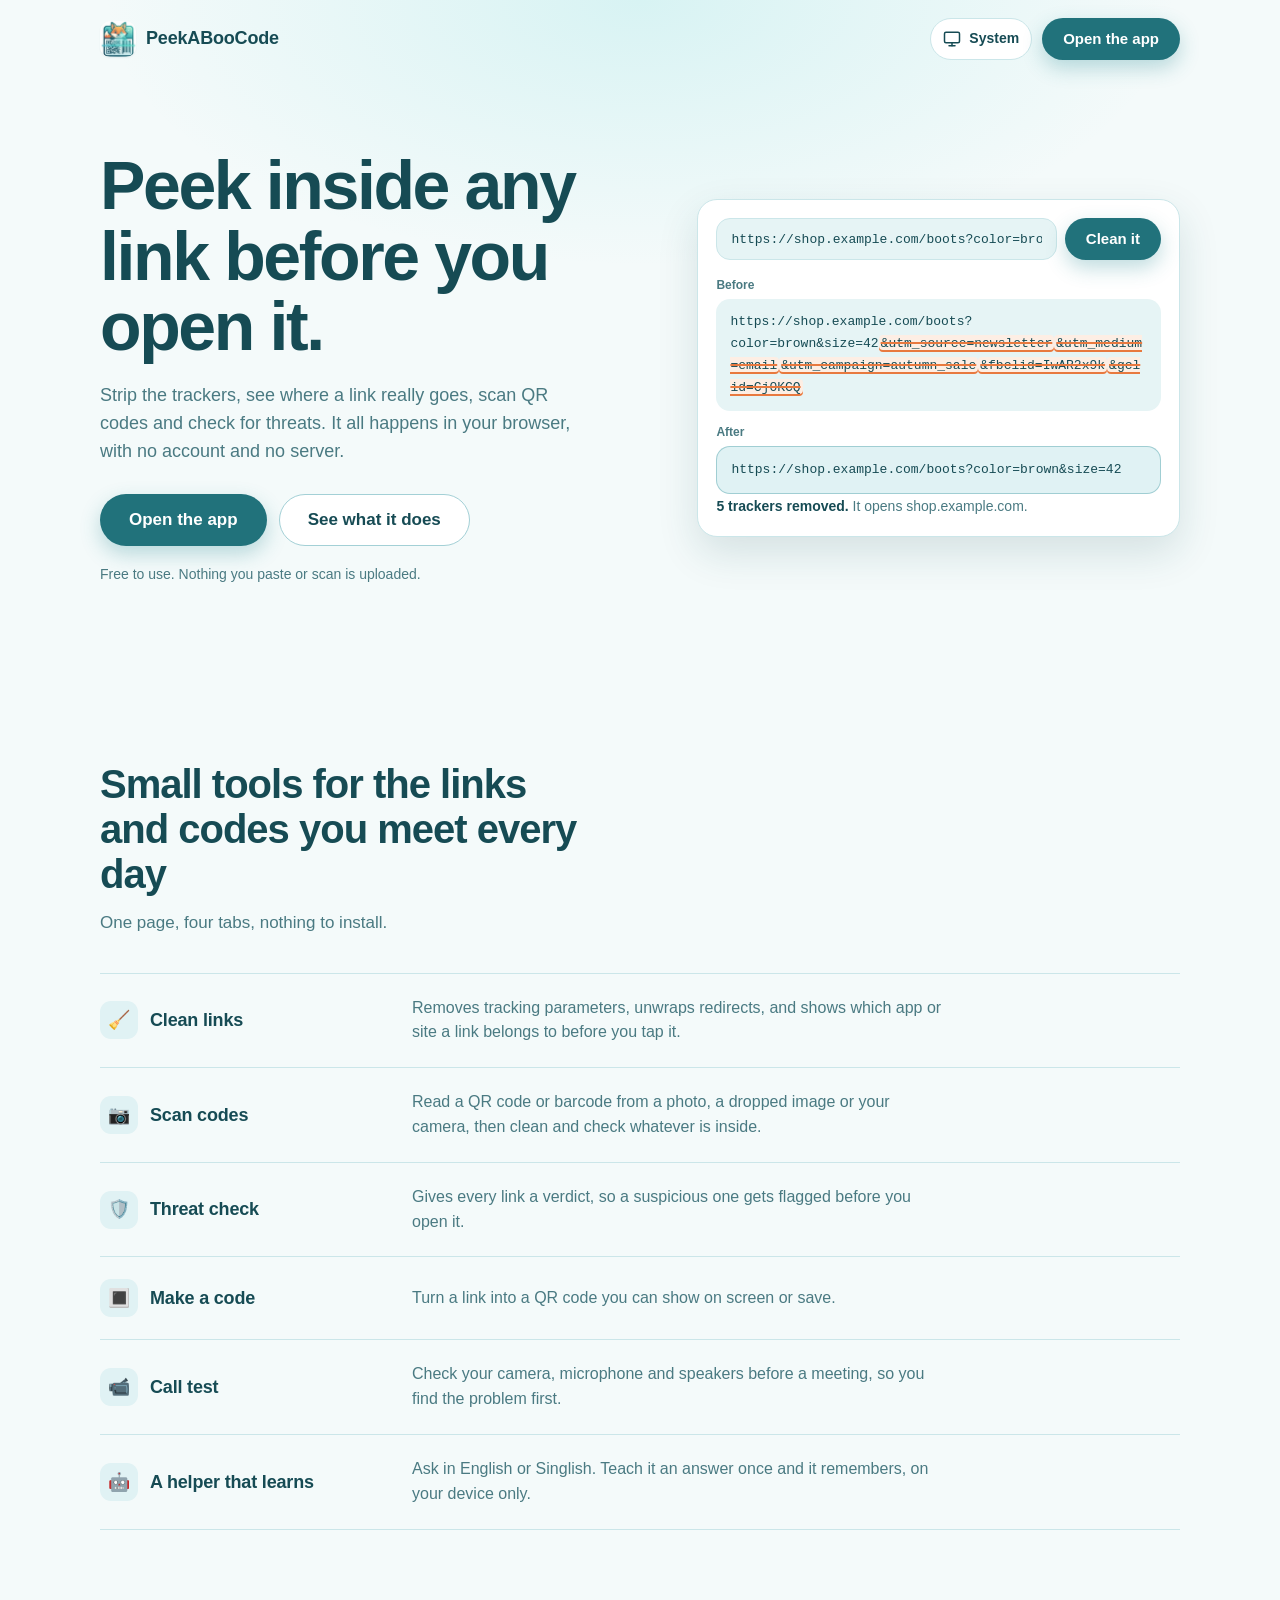
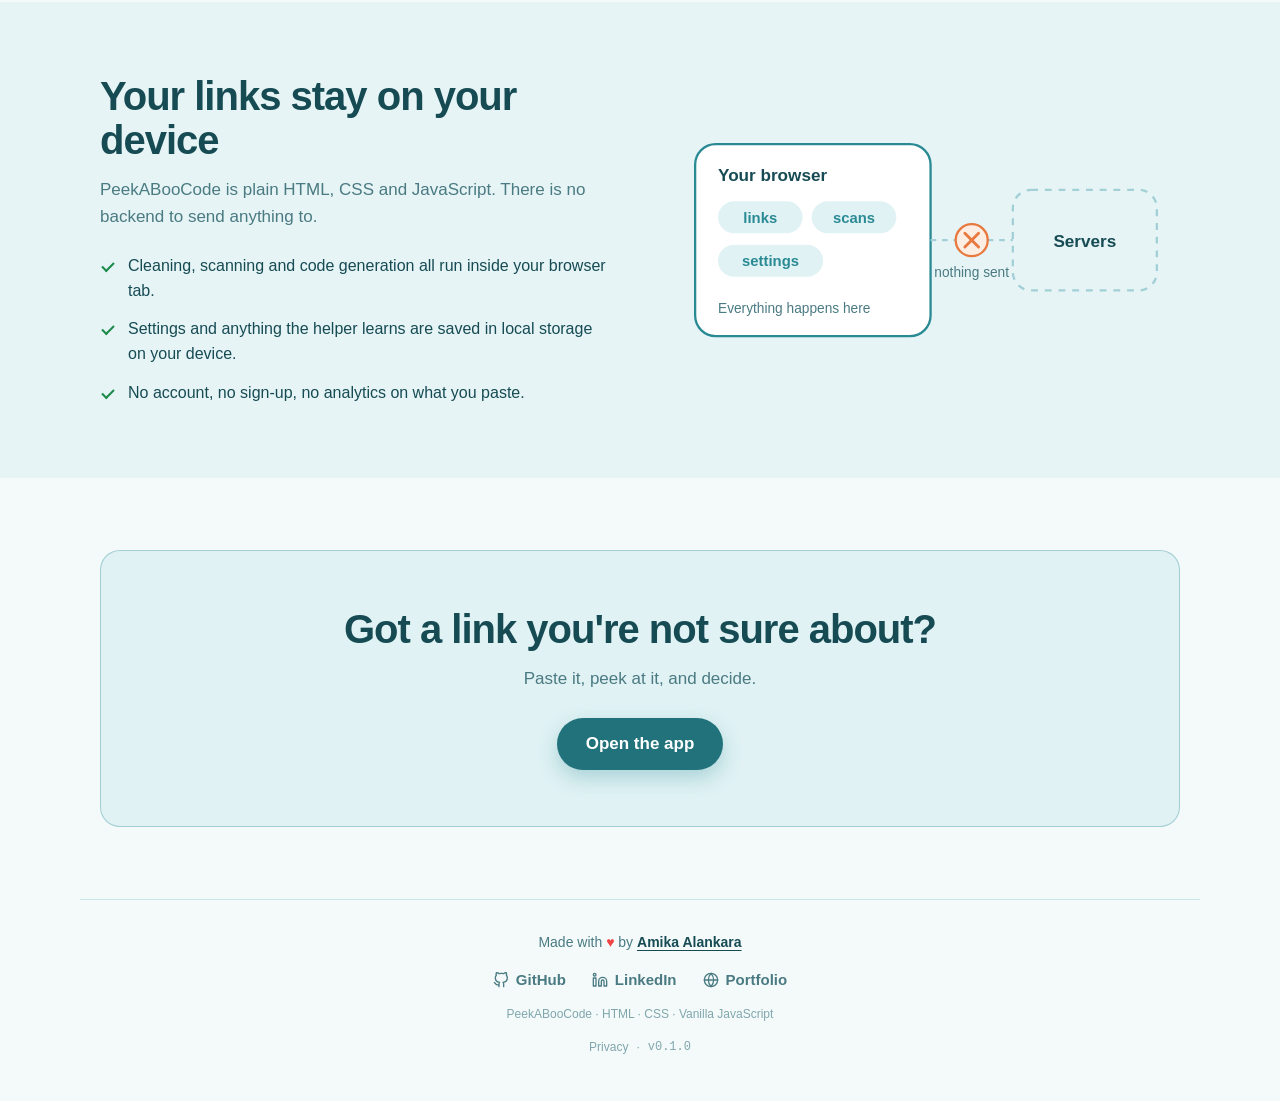
<file: index.html>
<!DOCTYPE html>
<html lang="en">

<head>
  <meta charset="UTF-8">
  <meta name="viewport" content="width=device-width, initial-scale=1.0">
  <title>PeekABooCode | Peek inside any link before you open it</title>
  <meta name="description"
    content="Strip trackers from links, see where they really go, scan QR codes and check for threats. Free, private, runs entirely in your browser.">
  <meta name="theme-color" content="#2A8A94">
  <meta property="og:type" content="website">
  <meta property="og:title" content="PeekABooCode | Peek inside any link before you open it">
  <meta property="og:description"
    content="Strip trackers, scan codes, check for threats. Free, private, no account, no server.">
  <link rel="icon" type="image/png" href="assets/PeekABooCode.jpg" sizes="32x32">

  <script>
    (function () {
      try {
        var stored = localStorage.getItem('theme') || 'system';
        var theme = stored === 'system'
          ? (window.matchMedia('(prefers-color-scheme: dark)').matches ? 'dark' : 'light')
          : stored;
        document.documentElement.setAttribute('data-theme', theme);
      } catch (e) {
        document.documentElement.setAttribute('data-theme', 'light');
      }
    })();
  </script>

  <link rel="stylesheet" href="css/theme.css">
  <link rel="stylesheet" href="css/landing.css">
</head>

<body class="lp">
  <a class="lp-skip" href="#lp-main" data-skip>Skip to content</a>

  <header class="lp-header">
    <div class="lp-wrap lp-header-row">
      <a class="lp-brand" href="/" aria-label="PeekABooCode home">
        <img src="assets/PeekABooCode.jpg" alt="" width="36" height="36">
        <span>PeekABooCode</span>
      </a>
      <div class="lp-header-actions">
        <button class="lp-theme" data-theme-toggle type="button" aria-label="Theme: system. Click to change.">
          <span class="theme-icon" data-theme-icon="system" aria-hidden="true"></span>
          <span class="theme-label" data-theme-label>System</span>
        </button>
        <a class="lp-btn lp-btn-primary" href="app.html">Open the app</a>
      </div>
    </div>
  </header>

  <main id="lp-main" tabindex="-1">

    <section class="lp-hero" aria-labelledby="lp-title">
      <div class="lp-wrap lp-hero-grid">
        <div class="lp-hero-copy">
          <h1 id="lp-title">Peek inside any link before you open it.</h1>
          <p class="lp-lede">Strip the trackers, see where a link really goes, scan QR codes and check for threats.
            It all happens in your browser, with no account and no server.</p>
          <div class="lp-cta-row">
            <a class="lp-btn lp-btn-primary lp-btn-lg" href="app.html">Open the app</a>
            <button class="lp-btn lp-btn-ghost lp-btn-lg" type="button" data-scroll="lp-features">See what it
              does</button>
          </div>
          <p class="lp-assure">Free to use. Nothing you paste or scan is uploaded.</p>
        </div>

        <div class="lp-demo" role="group" aria-label="Live demo: clean a link">
          <form class="lp-demo-form" data-demo-form autocomplete="off">
            <label class="sr-only" for="lp-demo-input">A link to clean</label>
            <input id="lp-demo-input" class="lp-demo-input" type="text" spellcheck="false" autocapitalize="off"
              autocorrect="off"
              value="https://shop.example.com/boots?color=brown&size=42&utm_source=newsletter&utm_medium=email&utm_campaign=autumn_sale&fbclid=IwAR2x9k&gclid=Cj0KCQ">
            <button class="lp-btn lp-btn-primary" type="submit">Clean it</button>
          </form>
          <div class="lp-demo-out" data-demo-out aria-live="polite"></div>
        </div>
      </div>
    </section>

    <section class="lp-section" id="lp-features" aria-labelledby="lp-features-title">
      <div class="lp-wrap">
        <h2 id="lp-features-title">Small tools for the links and codes you meet every day</h2>
        <p class="lp-section-lede">One page, four tabs, nothing to install.</p>

        <ul class="lp-feature-list">
          <li class="lp-feature">
            <h3 class="lp-feature-name"><span class="lp-feature-icon" aria-hidden="true">🧹</span>Clean links</h3>
            <p>Removes tracking parameters, unwraps redirects, and shows which app or site a link belongs to before
              you tap it.</p>
          </li>
          <li class="lp-feature">
            <h3 class="lp-feature-name"><span class="lp-feature-icon" aria-hidden="true">📷</span>Scan codes</h3>
            <p>Read a QR code or barcode from a photo, a dropped image or your camera, then clean and check whatever
              is inside.</p>
          </li>
          <li class="lp-feature">
            <h3 class="lp-feature-name"><span class="lp-feature-icon" aria-hidden="true">🛡️</span>Threat check</h3>
            <p>Gives every link a verdict, so a suspicious one gets flagged before you open it.</p>
          </li>
          <li class="lp-feature">
            <h3 class="lp-feature-name"><span class="lp-feature-icon" aria-hidden="true">🔳</span>Make a code</h3>
            <p>Turn a link into a QR code you can show on screen or save.</p>
          </li>
          <li class="lp-feature">
            <h3 class="lp-feature-name"><span class="lp-feature-icon" aria-hidden="true">📹</span>Call test</h3>
            <p>Check your camera, microphone and speakers before a meeting, so you find the problem first.</p>
          </li>
          <li class="lp-feature">
            <h3 class="lp-feature-name"><span class="lp-feature-icon" aria-hidden="true">🤖</span>A helper that learns
            </h3>
            <p>Ask in English or Singlish. Teach it an answer once and it remembers, on your device only.</p>
          </li>
        </ul>
      </div>
    </section>

    <section class="lp-section lp-privacy" aria-labelledby="lp-privacy-title">
      <div class="lp-wrap lp-privacy-grid">
        <div>
          <h2 id="lp-privacy-title">Your links stay on your device</h2>
          <p class="lp-section-lede">PeekABooCode is plain HTML, CSS and JavaScript. There is no backend to send
            anything to.</p>
          <ul class="lp-privacy-points">
            <li>Cleaning, scanning and code generation all run inside your browser tab.</li>
            <li>Settings and anything the helper learns are saved in local storage on your device.</li>
            <li>No account, no sign-up, no analytics on what you paste.</li>
          </ul>
        </div>

        <svg class="lp-diagram" viewBox="0 0 420 240" role="img"
          aria-label="Diagram: your links, scans and settings stay inside your browser. Nothing is sent to servers.">
          <rect class="lp-d-device" x="8" y="36" width="206" height="168" rx="18" />
          <text class="lp-d-title" x="28" y="68">Your browser</text>
          <rect class="lp-d-pill" x="28" y="86" width="74" height="28" rx="14" />
          <text class="lp-d-pilltext" x="65" y="105" text-anchor="middle">links</text>
          <rect class="lp-d-pill" x="110" y="86" width="74" height="28" rx="14" />
          <text class="lp-d-pilltext" x="147" y="105" text-anchor="middle">scans</text>
          <rect class="lp-d-pill" x="28" y="124" width="92" height="28" rx="14" />
          <text class="lp-d-pilltext" x="74" y="143" text-anchor="middle">settings</text>
          <text class="lp-d-small" x="28" y="184">Everything happens here</text>

          <line class="lp-d-link" x1="214" y1="120" x2="286" y2="120" />
          <circle class="lp-d-x" cx="250" cy="120" r="14" />
          <path class="lp-d-xmark" d="M244 114 L256 126 M256 114 L244 126" />
          <text class="lp-d-small" x="250" y="152" text-anchor="middle">nothing sent</text>

          <rect class="lp-d-server" x="286" y="76" width="126" height="88" rx="16" />
          <text class="lp-d-title" x="349" y="126" text-anchor="middle">Servers</text>
        </svg>
      </div>
    </section>

    <section class="lp-cta" aria-labelledby="lp-cta-title">
      <div class="lp-wrap">
        <div class="lp-cta-panel">
          <h2 id="lp-cta-title">Got a link you're not sure about?</h2>
          <p>Paste it, peek at it, and decide.</p>
          <a class="lp-btn lp-btn-primary lp-btn-lg" href="app.html">Open the app</a>
        </div>
      </div>
    </section>

  </main>

  <footer class="lp-footer-wrap">
    <div class="footer-inner">
      <p class="footer-made">Made with <span class="footer-heart" aria-label="love">♥</span> by
        <a href="https://amika-alankara-portfolio.vercel.app" target="_blank" rel="noopener">Amika Alankara</a>
      </p>
      <nav class="footer-social" aria-label="Creator links">
        <a href="https://github.com/Amika1118" target="_blank" rel="noopener">
          <svg viewBox="0 0 24 24" aria-hidden="true">
            <path
              d="M9 19c-5 1.5-5-2.5-7-3m14 6v-3.87a3.37 3.37 0 0 0-.94-2.61c3.14-.35 6.44-1.54 6.44-7A5.44 5.44 0 0 0 20 4.77 5.07 5.07 0 0 0 19.91 1S18.73.65 16 2.48a13.38 13.38 0 0 0-7 0C6.27.65 5.09 1 5.09 1A5.07 5.07 0 0 0 5 4.77a5.44 5.44 0 0 0-1.5 3.78c0 5.42 3.3 6.61 6.44 7A3.37 3.37 0 0 0 9 18.13V22" />
          </svg>GitHub</a>
        <a href="https://www.linkedin.com/in/amika-ranmeth" target="_blank" rel="noopener">
          <svg viewBox="0 0 24 24" aria-hidden="true">
            <path d="M16 8a6 6 0 0 1 6 6v7h-4v-7a2 2 0 0 0-2-2 2 2 0 0 0-2 2v7h-4v-7a6 6 0 0 1 6-6z" />
            <rect x="2" y="9" width="4" height="12" />
            <circle cx="4" cy="4" r="2" />
          </svg>LinkedIn</a>
        <a href="https://amika-alankara-portfolio.vercel.app" target="_blank" rel="noopener">
          <svg viewBox="0 0 24 24" aria-hidden="true">
            <circle cx="12" cy="12" r="10" />
            <line x1="2" y1="12" x2="22" y2="12" />
            <path d="M12 2a15.3 15.3 0 0 1 4 10 15.3 15.3 0 0 1-4 10 15.3 15.3 0 0 1-4-10 15.3 15.3 0 0 1 4-10z" />
          </svg>Portfolio</a>
      </nav>
      <p class="footer-tagline">PeekABooCode · HTML · CSS · Vanilla JavaScript</p>
      <nav class="footer-nav" aria-label="Secondary">
        <a href="privacy.html">Privacy</a>
        <span class="footer-sep" aria-hidden="true">·</span>
        <span class="footer-version">v0.1.0</span>
      </nav>
    </div>
  </footer>

  <script src="js/theme.js"></script>
  <script src="js/landing.js"></script>
</body>

</html>
</file>
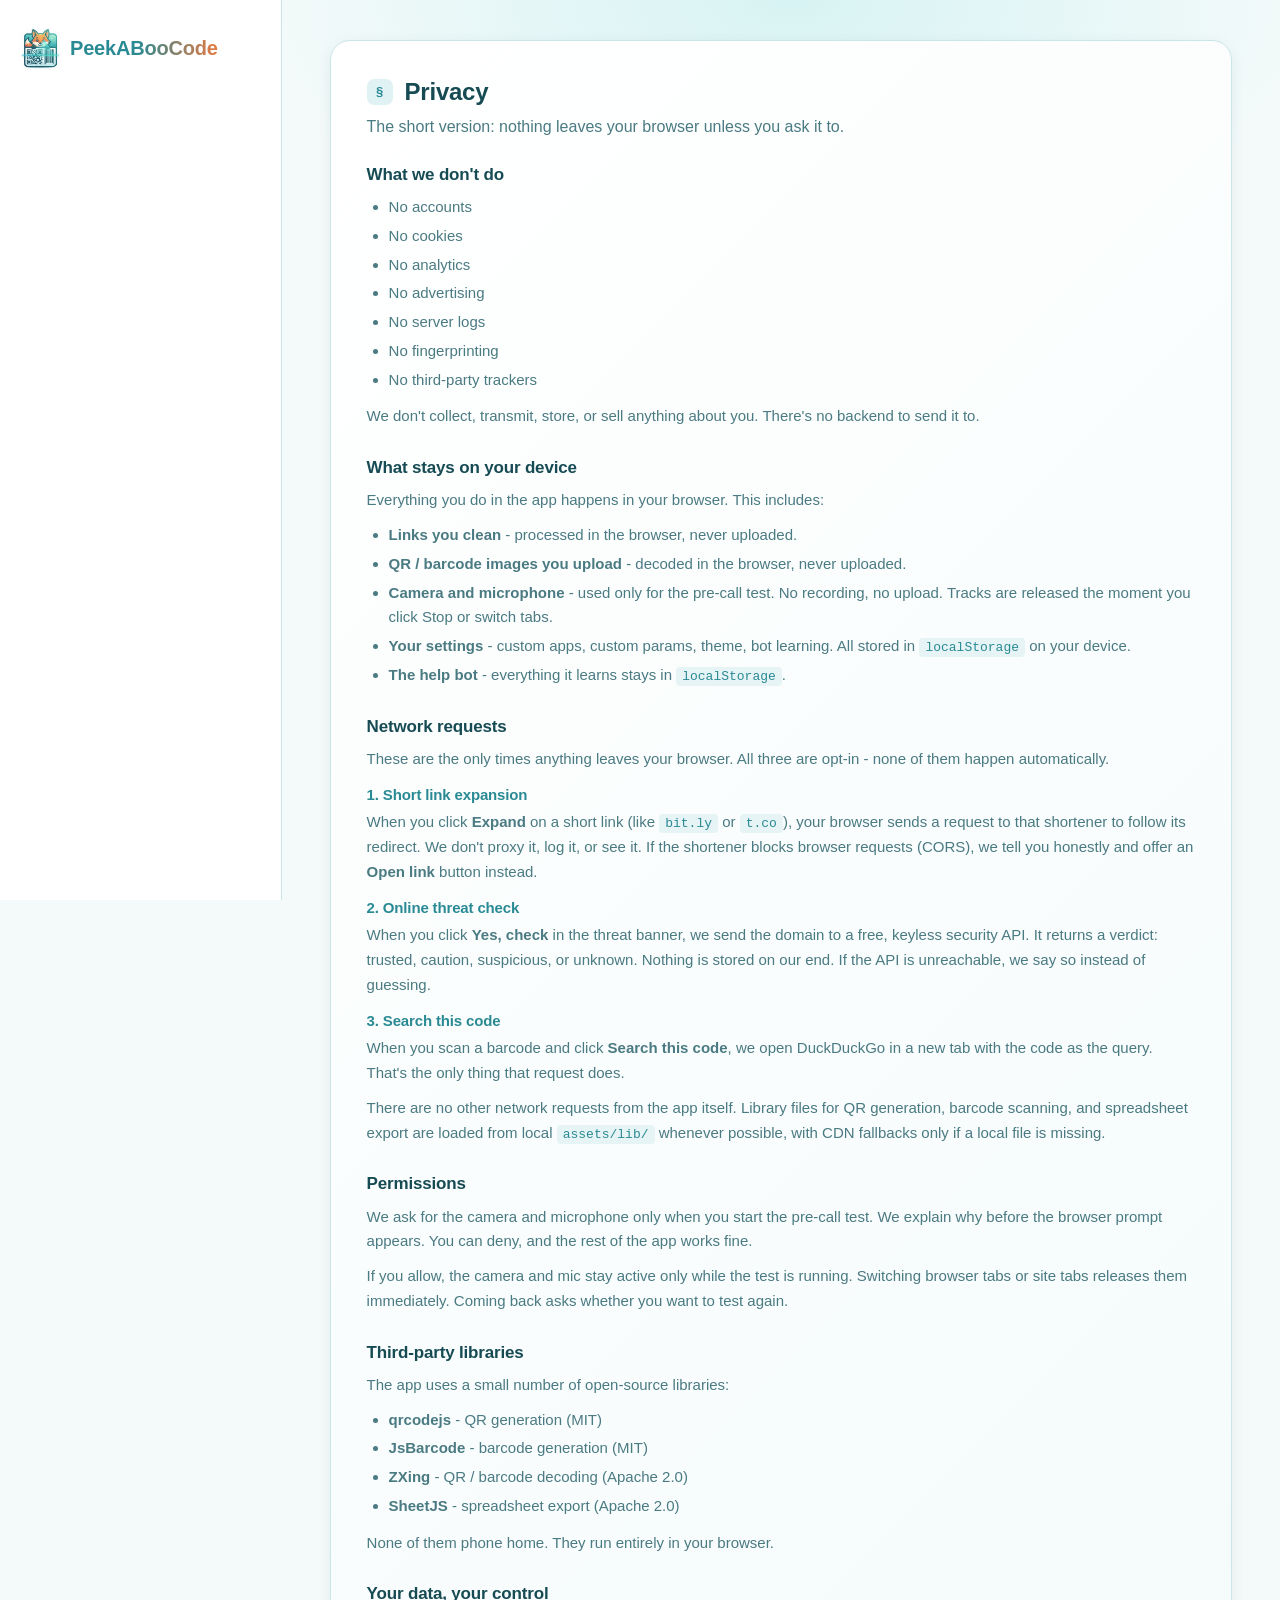
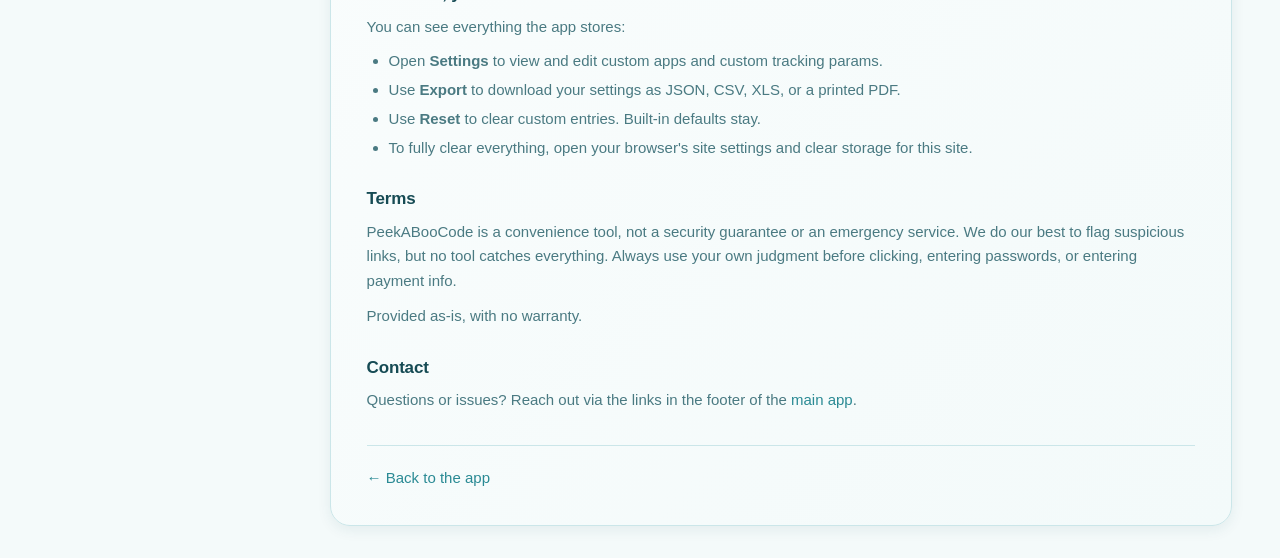
<file: privacy.html>
<!DOCTYPE html>
<html lang="en">

<head>
    <meta charset="UTF-8">
    <meta name="viewport" content="width=device-width, initial-scale=1.0">
    <title>PeekABooCode | Privacy</title>
    <meta name="description" content="PeekABooCode runs in your browser. Nothing leaves your device unless you ask it to.">
    <link rel="icon" type="image/png" href="assets/PeekABooCode.jpg" sizes="32x32">

    <script>
        (function () {
            try {
                var stored = localStorage.getItem('theme') || 'system';
                var theme = stored === 'system'
                    ? (window.matchMedia('(prefers-color-scheme: dark)').matches ? 'dark' : 'light')
                    : stored;
                document.documentElement.setAttribute('data-theme', theme);
            } catch (e) {
                document.documentElement.setAttribute('data-theme', 'light');
            }
        })();
    </script>

    <link rel="stylesheet" href="css/theme.css">
    <link rel="stylesheet" href="css/layout.css">
    <link rel="stylesheet" href="css/components.css">
</head>

<body>

    <header class="site-header">
        <div class="header-inner">
            <div class="hero">
                <a class="brand" href="index.html" aria-label="PeekABooCode home">
                    <img src="assets/PeekABooCode.jpg" alt="" class="brand-logo" width="48" height="48">
                    <span class="brand-name">PeekABooCode</span>
                </a>
            </div>
        </div>
    </header>

    <main class="site-main">
        <section class="tab-panel">
            <h1 class="panel-title">
                <span class="step-badge" aria-hidden="true">§</span>Privacy
            </h1>
            <p class="panel-lede">The short version: nothing leaves your browser unless you ask it to.</p>

            <section class="privacy-section">
                <h2>What we don't do</h2>
                <ul>
                    <li>No accounts</li>
                    <li>No cookies</li>
                    <li>No analytics</li>
                    <li>No advertising</li>
                    <li>No server logs</li>
                    <li>No fingerprinting</li>
                    <li>No third-party trackers</li>
                </ul>
                <p>We don't collect, transmit, store, or sell anything about you. There's no backend to send it to.</p>
            </section>

            <section class="privacy-section">
                <h2>What stays on your device</h2>
                <p>Everything you do in the app happens in your browser. This includes:</p>
                <ul>
                    <li><strong>Links you clean</strong> - processed in the browser, never uploaded.</li>
                    <li><strong>QR / barcode images you upload</strong> - decoded in the browser, never uploaded.</li>
                    <li><strong>Camera and microphone</strong> - used only for the pre-call test. No recording, no upload. Tracks are released the moment you click Stop or switch tabs.</li>
                    <li><strong>Your settings</strong> - custom apps, custom params, theme, bot learning. All stored in <code>localStorage</code> on your device.</li>
                    <li><strong>The help bot</strong> - everything it learns stays in <code>localStorage</code>.</li>
                </ul>
            </section>

            <section class="privacy-section">
                <h2>Network requests</h2>
                <p>These are the only times anything leaves your browser. All three are opt-in - none of them happen automatically.</p>

                <h3>1. Short link expansion</h3>
                <p>When you click <strong>Expand</strong> on a short link (like <code>bit.ly</code> or <code>t.co</code>), your browser sends a request to that shortener to follow its redirect. We don't proxy it, log it, or see it. If the shortener blocks browser requests (CORS), we tell you honestly and offer an <strong>Open link</strong> button instead.</p>

                <h3>2. Online threat check</h3>
                <p>When you click <strong>Yes, check</strong> in the threat banner, we send the domain to a free, keyless security API. It returns a verdict: trusted, caution, suspicious, or unknown. Nothing is stored on our end. If the API is unreachable, we say so instead of guessing.</p>

                <h3>3. Search this code</h3>
                <p>When you scan a barcode and click <strong>Search this code</strong>, we open DuckDuckGo in a new tab with the code as the query. That's the only thing that request does.</p>

                <p>There are no other network requests from the app itself. Library files for QR generation, barcode scanning, and spreadsheet export are loaded from local <code>assets/lib/</code> whenever possible, with CDN fallbacks only if a local file is missing.</p>
            </section>

            <section class="privacy-section">
                <h2>Permissions</h2>
                <p>We ask for the camera and microphone only when you start the pre-call test. We explain why before the browser prompt appears. You can deny, and the rest of the app works fine.</p>
                <p>If you allow, the camera and mic stay active only while the test is running. Switching browser tabs or site tabs releases them immediately. Coming back asks whether you want to test again.</p>
            </section>

            <section class="privacy-section">
                <h2>Third-party libraries</h2>
                <p>The app uses a small number of open-source libraries:</p>
                <ul>
                    <li><strong>qrcodejs</strong> - QR generation (MIT)</li>
                    <li><strong>JsBarcode</strong> - barcode generation (MIT)</li>
                    <li><strong>ZXing</strong> - QR / barcode decoding (Apache 2.0)</li>
                    <li><strong>SheetJS</strong> - spreadsheet export (Apache 2.0)</li>
                </ul>
                <p>None of them phone home. They run entirely in your browser.</p>
            </section>

            <section class="privacy-section">
                <h2>Your data, your control</h2>
                <p>You can see everything the app stores:</p>
                <ul>
                    <li>Open <strong>Settings</strong> to view and edit custom apps and custom tracking params.</li>
                    <li>Use <strong>Export</strong> to download your settings as JSON, CSV, XLS, or a printed PDF.</li>
                    <li>Use <strong>Reset</strong> to clear custom entries. Built-in defaults stay.</li>
                    <li>To fully clear everything, open your browser's site settings and clear storage for this site.</li>
                </ul>
            </section>

            <section class="privacy-section">
                <h2>Terms</h2>
                <p>PeekABooCode is a convenience tool, not a security guarantee or an emergency service. We do our best to flag suspicious links, but no tool catches everything. Always use your own judgment before clicking, entering passwords, or entering payment info.</p>
                <p>Provided as-is, with no warranty.</p>
            </section>

            <section class="privacy-section">
                <h2>Contact</h2>
                <p>Questions or issues? Reach out via the links in the footer of the <a href="index.html">main app</a>.</p>
            </section>

            <p class="privacy-back"><a href="index.html">← Back to the app</a></p>
        </section>
    </main>

</body>

</html>
</file>
<file: css/theme.css>
/* ============================================
   theme.css - PeekABooCode tokens + base
   Design language: PixFold layout, PeekABooCode logo colors (teal + orange)
   ============================================ */

/* --- Light theme --- */
:root,
[data-theme="light"] {
    color-scheme: light;

    --bg: #F4FAFA;
    --bg-elevated: #FFFFFF;
    --bg-subtle: #E6F4F5;
    --bg-hover: #D6ECEE;
    --card-bg: linear-gradient(135deg, #FFFFFF 0%, #F3FAFA 100%);
    --glow: rgba(87, 211, 213, 0.18);

    --text: #164B54;
    --text-muted: #4A7A82;
    --text-faint: #7FA6AC;

    --border: #CBE6E9;
    --border-strong: #A3D0D6;

    /* Logo teal */
    --accent: #2A8A94;
    --accent-hover: #21727B;
    --accent-soft: #E0F2F4;
    --accent-line: rgba(42, 138, 148, 0.35);
    --accent-text: #FFFFFF;
    /* Logo orange (fox) */
    --accent-2: #E8793F;
    --btn-gradient: linear-gradient(135deg, #2A8A94 0%, #3FB0B5 100%);
    --btn-shadow: rgba(42, 138, 148, 0.30);
    --title-gradient: linear-gradient(90deg, #2A8A94 0%, #2A8A94 45%, #E8793F 100%);

    --brand-orange: #E8793F;
    --brand-orange-hover: #D66A32;
    --brand-orange-soft: #FDEEE4;

    --success: #1A8A4A;
    --success-soft: #E2F5EA;
    --warning: #E8793F;
    --warning-soft: #FDEEE4;
    --danger: #D1332E;
    --danger-soft: #FDEAEA;
    --neutral-soft: #E6F4F5;
    --heart: #EF4444;

    --shadow-sm: 0 1px 2px rgba(22, 75, 84, 0.06);
    --shadow-md: 0 4px 14px rgba(22, 75, 84, 0.08);
    --shadow-lg: 0 16px 40px rgba(22, 75, 84, 0.14);

    --radius-sm: 10px;
    --radius-md: 14px;
    --radius-lg: 20px;

    --font-sans: Inter, -apple-system, BlinkMacSystemFont, "Segoe UI", Roboto,
        "Helvetica Neue", Arial, sans-serif;
    --font-mono: ui-monospace, SFMono-Regular, "SF Mono", Menlo, Consolas,
        monospace;

    --header-height: 64px;
    --content-max: 920px;
}

/* --- Dark theme --- */
[data-theme="dark"] {
    color-scheme: dark;

    --bg: #0A1B1F;
    --bg-elevated: #10292F;
    --bg-subtle: #15343B;
    --bg-hover: #1C434B;
    --card-bg: linear-gradient(135deg, #12303A 0%, #0D2227 100%);
    --glow: rgba(87, 211, 213, 0.13);

    --text: #E6F6F7;
    --text-muted: #9FC3C8;
    --text-faint: #64919A;

    --border: #1F444C;
    --border-strong: #2F5C65;

    --accent: #5CC8C8;
    --accent-hover: #7FD9D9;
    --accent-soft: #14363D;
    --accent-line: rgba(92, 200, 200, 0.35);
    --accent-text: #0A1B1F;
    --accent-2: #F08A55;
    --btn-gradient: linear-gradient(135deg, #2A8A94 0%, #3FB0B5 100%);
    --btn-shadow: rgba(63, 176, 181, 0.28);
    --title-gradient: linear-gradient(90deg, #5CC8C8 0%, #5CC8C8 45%, #F08A55 100%);

    --brand-orange: #F08A55;
    --brand-orange-hover: #F5A175;
    --brand-orange-soft: #3A261C;

    --success: #3ECF7A;
    --success-soft: #16301F;
    --warning: #F08A55;
    --warning-soft: #3A261C;
    --danger: #FF6B66;
    --danger-soft: #3A1A19;
    --neutral-soft: #15343B;
    --heart: #EF4444;

    --shadow-sm: 0 1px 2px rgba(0, 0, 0, 0.35);
    --shadow-md: 0 6px 18px rgba(0, 0, 0, 0.45);
    --shadow-lg: 0 18px 48px rgba(0, 0, 0, 0.55);
}

/* --- Reset --- */
*,
*::before,
*::after {
    box-sizing: border-box;
}

html {
    -webkit-text-size-adjust: 100%;
    text-size-adjust: 100%;
    -webkit-tap-highlight-color: transparent;
}

body {
    margin: 0;
    padding: 0;
    background: var(--bg);
    background-image: radial-gradient(60% 380px at 50% 0%, var(--glow), transparent 70%);
    background-repeat: no-repeat;
    color: var(--text);
    font-family: var(--font-sans);
    font-size: 16px;
    line-height: 1.55;
    -webkit-font-smoothing: antialiased;
    -moz-osx-font-smoothing: grayscale;
    min-height: 100vh;
    min-height: 100dvh;
    display: flex;
    flex-direction: column;
}

@media (prefers-reduced-motion: no-preference) {

    body,
    .site-header,
    .site-footer,
    .tab-link,
    .theme-toggle,
    .tab-panel {
        transition: background-color 200ms ease, color 200ms ease,
            border-color 200ms ease;
    }
}

/* --- Typography --- */
h1,
h2,
h3,
h4 {
    line-height: 1.25;
    margin: 0 0 0.5em;
    font-weight: 700;
    letter-spacing: -0.01em;
}

h1 { font-size: 1.75rem; }
h2 { font-size: 1.375rem; }
h3 { font-size: 1.125rem; }

p {
    margin: 0 0 1em;
}

a {
    color: var(--accent);
    text-decoration: none;
}

a:hover {
    text-decoration: underline;
}

code,
pre,
.mono {
    font-family: var(--font-mono);
    font-size: 0.9em;
}

/* --- Focus ring --- */
:focus-visible {
    outline: 2px solid var(--accent);
    outline-offset: 2px;
    border-radius: var(--radius-sm);
}

button {
    font: inherit;
    color: inherit;
    background: none;
    border: none;
    cursor: pointer;
    touch-action: manipulation;
}

button:disabled {
    cursor: not-allowed;
}

@media (max-width: 719px) {

    input,
    select,
    textarea {
        font-size: 16px;
    }
}

::selection {
    background: var(--accent-2);
    color: #FFFFFF;
}

/* --- Screen-reader only --- */
.sr-only {
    position: absolute;
    width: 1px;
    height: 1px;
    padding: 0;
    margin: -1px;
    overflow: hidden;
    clip: rect(0, 0, 0, 0);
    white-space: nowrap;
    border: 0;
}
</file>
<file: css/landing.css>
/* ============================================
   landing.css - PeekABooCode landing page
   Uses the tokens from theme.css (light / dark).
   ============================================ */

.lp-wrap {
    width: 100%;
    max-width: 1120px;
    margin: 0 auto;
    padding: 0 20px;
}

.lp-skip {
    position: absolute;
    top: -100px;
    left: 8px;
    z-index: 100;
    padding: 8px 14px;
    background: var(--accent-hover);
    color: var(--accent-text);
    border-radius: var(--radius-sm);
    font-weight: 600;
}

.lp-skip:focus {
    top: 8px;
}

#lp-main:focus {
    outline: none;
}

/* --- Buttons --- */
.lp-btn {
    display: inline-flex;
    align-items: center;
    justify-content: center;
    gap: 8px;
    padding: 11px 20px;
    border: 1px solid transparent;
    border-radius: 999px;
    font-size: 0.9375rem;
    font-weight: 700;
    line-height: 1.2;
    text-decoration: none;
    cursor: pointer;
}

.lp-btn:hover {
    text-decoration: none;
}

.lp-btn-primary {
    background: var(--accent-hover);
    color: var(--accent-text);
    box-shadow: 0 8px 20px var(--btn-shadow);
}

.lp-btn-primary:hover {
    filter: brightness(1.08);
}

.lp-btn-ghost {
    background: var(--bg-elevated);
    color: var(--text);
    border-color: var(--border-strong);
}

.lp-btn-ghost:hover {
    background: var(--bg-hover);
}

.lp-btn-lg {
    padding: 15px 28px;
    font-size: 1.0625rem;
}

/* --- Header --- */
.lp-header {
    padding: 18px 0;
}

.lp-header-row {
    display: flex;
    align-items: center;
    justify-content: space-between;
    gap: 12px;
}

.lp-brand {
    display: inline-flex;
    align-items: center;
    gap: 10px;
    color: var(--text);
    font-size: 1.125rem;
    font-weight: 800;
    letter-spacing: -0.01em;
}

.lp-brand:hover {
    text-decoration: none;
}

.lp-brand img {
    display: block;
    width: 36px;
    height: 36px;
    border-radius: 10px;
    object-fit: cover;
    box-shadow: var(--shadow-sm);
}

.lp-header-actions {
    display: flex;
    align-items: center;
    gap: 10px;
}

.lp-theme {
    display: inline-flex;
    align-items: center;
    justify-content: center;
    gap: 8px;
    height: 42px;
    min-width: 42px;
    padding: 0 12px;
    border: 1px solid var(--border);
    border-radius: 999px;
    background: var(--bg-elevated);
    color: var(--text);
    font-size: 0.875rem;
    font-weight: 600;
}

.lp-theme:hover {
    background: var(--bg-hover);
}

.lp-theme .theme-label {
    display: none;
}

@media (min-width: 640px) {
    .lp-theme .theme-label {
        display: inline;
    }
}

.lp-theme .theme-icon {
    display: block;
    width: 18px;
    height: 18px;
    background-color: currentColor;
    -webkit-mask-repeat: no-repeat;
    -webkit-mask-position: center;
    -webkit-mask-size: contain;
    mask-repeat: no-repeat;
    mask-position: center;
    mask-size: contain;
}

.lp-theme .theme-icon[data-theme-icon="light"] {
    -webkit-mask-image: url("../assets/icons/sun.svg");
    mask-image: url("../assets/icons/sun.svg");
}

.lp-theme .theme-icon[data-theme-icon="dark"] {
    -webkit-mask-image: url("../assets/icons/moon.svg");
    mask-image: url("../assets/icons/moon.svg");
}

.lp-theme .theme-icon[data-theme-icon="system"] {
    -webkit-mask-image: url("../assets/icons/monitor.svg");
    mask-image: url("../assets/icons/monitor.svg");
}

/* --- Hero --- */
.lp-hero {
    padding: 40px 0 72px;
}

.lp-hero-grid {
    display: grid;
    gap: 40px;
    align-items: center;
}

.lp-hero h1 {
    max-width: 14ch;
    margin: 0 0 20px;
    font-size: clamp(2.5rem, 6.2vw, 4.25rem);
    font-weight: 800;
    line-height: 1.04;
    letter-spacing: -0.035em;
}

.lp-lede {
    max-width: 50ch;
    margin: 0 0 28px;
    color: var(--text-muted);
    font-size: 1.125rem;
}

.lp-cta-row {
    display: flex;
    flex-wrap: wrap;
    gap: 12px;
}

.lp-assure {
    margin: 18px 0 0;
    color: var(--text-muted);
    font-size: 0.875rem;
}

@media (min-width: 960px) {
    .lp-hero {
        padding: 72px 0 104px;
    }

    .lp-hero-grid {
        grid-template-columns: 1.05fr 0.95fr;
        gap: 64px;
    }
}

/* --- Live demo --- */
.lp-demo {
    min-width: 0;
    padding: 18px;
    background: var(--bg-elevated);
    border: 1px solid var(--border);
    border-radius: var(--radius-lg);
    box-shadow: var(--shadow-lg);
}

.lp-demo-form {
    display: flex;
    gap: 8px;
}

.lp-demo-input {
    flex: 1;
    min-width: 0;
    padding: 12px 14px;
    background: var(--bg-subtle);
    color: var(--text);
    border: 1px solid var(--border);
    border-radius: var(--radius-md);
    font-family: var(--font-mono);
    font-size: 0.8125rem;
}

.lp-demo-input:focus {
    outline: none;
    border-color: var(--accent);
    box-shadow: 0 0 0 3px var(--accent-soft);
}

@media (max-width: 520px) {
    .lp-demo-form {
        flex-direction: column;
    }
}

.lp-demo-out {
    display: grid;
    gap: 12px;
    margin-top: 16px;
}

.lp-row-label {
    margin: 0 0 4px;
    color: var(--text-muted);
    font-size: 0.75rem;
    font-weight: 700;
}

.lp-url {
    margin: 0;
    padding: 12px 14px;
    border-radius: var(--radius-md);
    background: var(--bg-subtle);
    font-family: var(--font-mono);
    font-size: 0.8125rem;
    line-height: 1.7;
    overflow-wrap: anywhere;
}

.lp-p.is-tracker {
    padding: 1px 2px;
    border-radius: 4px;
    background: var(--brand-orange-soft);
    box-shadow: inset 0 -2px 0 var(--brand-orange);
}

.lp-demo-out.is-done .is-tracker {
    text-decoration: line-through;
    text-decoration-color: var(--brand-orange);
    text-decoration-thickness: 2px;
}

.lp-url-after {
    background: var(--accent-soft);
    border: 1px solid var(--accent-line);
}

.lp-after.is-pending {
    opacity: 0;
    transform: translateY(6px);
}

@media (prefers-reduced-motion: no-preference) {
    .lp-after {
        transition: opacity 400ms ease, transform 400ms ease;
    }
}

.lp-summary {
    margin: 2px 0 0;
    color: var(--text-muted);
    font-size: 0.875rem;
}

.lp-summary strong {
    color: var(--text);
}

.lp-error {
    margin: 0;
    color: var(--danger);
    font-size: 0.875rem;
}

/* --- Sections --- */
.lp-section {
    padding: 72px 0;
}

.lp-section h2,
.lp-cta h2 {
    max-width: 22ch;
    margin: 0 0 14px;
    font-size: clamp(1.75rem, 3.6vw, 2.5rem);
    font-weight: 800;
    line-height: 1.12;
    letter-spacing: -0.025em;
}

.lp-section-lede {
    max-width: 56ch;
    margin: 0 0 36px;
    color: var(--text-muted);
    font-size: 1.0625rem;
}

/* --- Feature list (rows, not cards) --- */
.lp-feature-list {
    margin: 0;
    padding: 0;
    list-style: none;
    border-top: 1px solid var(--border);
}

.lp-feature {
    display: grid;
    gap: 8px;
    padding: 22px 0;
    border-bottom: 1px solid var(--border);
}

.lp-feature-name {
    display: flex;
    align-items: center;
    gap: 12px;
    margin: 0;
    font-size: 1.125rem;
    font-weight: 700;
}

.lp-feature-icon {
    display: inline-flex;
    align-items: center;
    justify-content: center;
    flex: 0 0 auto;
    width: 38px;
    height: 38px;
    border-radius: 11px;
    background: var(--accent-soft);
    font-size: 1.125rem;
}

.lp-feature p {
    max-width: 60ch;
    margin: 0;
    color: var(--text-muted);
}

@media (min-width: 760px) {
    .lp-feature {
        grid-template-columns: 280px 1fr;
        gap: 32px;
        align-items: center;
    }
}

/* --- Privacy --- */
.lp-privacy {
    background: var(--bg-subtle);
}

.lp-privacy-grid {
    display: grid;
    gap: 40px;
    align-items: center;
}

.lp-privacy .lp-section-lede {
    margin-bottom: 0;
}

.lp-privacy-points {
    display: grid;
    gap: 14px;
    margin: 24px 0 0;
    padding: 0;
    list-style: none;
}

.lp-privacy-points li {
    position: relative;
    padding-left: 28px;
}

.lp-privacy-points li::before {
    content: "";
    position: absolute;
    left: 2px;
    top: 0.5em;
    width: 12px;
    height: 7px;
    border-left: 2.5px solid var(--success);
    border-bottom: 2.5px solid var(--success);
    transform: rotate(-45deg);
}

.lp-diagram {
    width: 100%;
    max-width: 480px;
    height: auto;
    justify-self: center;
    color: var(--text);
}

.lp-diagram text {
    font-family: var(--font-sans);
    fill: var(--text);
}

.lp-d-device {
    fill: var(--bg-elevated);
    stroke: var(--accent);
    stroke-width: 2;
}

.lp-d-server {
    fill: none;
    stroke: var(--border-strong);
    stroke-width: 2;
    stroke-dasharray: 6 6;
}

.lp-d-pill {
    fill: var(--accent-soft);
}

.lp-d-title {
    font-size: 15px;
    font-weight: 700;
}

.lp-d-pilltext {
    font-size: 13px;
    font-weight: 600;
    fill: var(--accent) !important;
}

.lp-d-small {
    font-size: 12px;
    fill: var(--text-muted) !important;
}

.lp-d-link {
    stroke: var(--border-strong);
    stroke-width: 2;
    stroke-dasharray: 5 5;
}

.lp-d-x {
    fill: var(--brand-orange-soft);
    stroke: var(--brand-orange);
    stroke-width: 2;
}

.lp-d-xmark {
    fill: none;
    stroke: var(--brand-orange);
    stroke-width: 2.5;
    stroke-linecap: round;
}

@media (min-width: 900px) {
    .lp-privacy-grid {
        grid-template-columns: 1fr 1fr;
        gap: 64px;
    }
}

/* --- Closing call to action --- */
.lp-cta {
    padding: 72px 0;
}

.lp-cta-panel {
    padding: 56px 24px;
    border: 1px solid var(--accent-line);
    border-radius: var(--radius-lg);
    background: var(--accent-soft);
    text-align: center;
}

.lp-cta h2 {
    max-width: none;
}

.lp-cta p {
    margin: 0 0 26px;
    color: var(--text-muted);
    font-size: 1.0625rem;
}

/* --- Footer (same content as the app) --- */
.lp-footer-wrap {
    padding: 0 20px;
}

.lp-footer-wrap .footer-inner {
    max-width: 1120px;
    margin: 0 auto;
    padding: 32px 0 44px;
    border-top: 1px solid var(--border);
    display: flex;
    flex-direction: column;
    align-items: center;
    gap: 14px;
    text-align: center;
    color: var(--text-muted);
    font-size: 0.875rem;
}

.lp-footer-wrap p {
    margin: 0;
}

.footer-made a {
    color: var(--text);
    font-weight: 700;
    text-decoration: underline;
    text-underline-offset: 3px;
}

.footer-made a:hover {
    color: var(--accent);
}

.footer-heart {
    color: var(--heart);
}

.footer-social {
    display: flex;
    flex-wrap: wrap;
    align-items: center;
    justify-content: center;
    gap: 26px;
}

.footer-social a {
    display: inline-flex;
    align-items: center;
    gap: 7px;
    color: var(--text-muted);
    font-size: 0.9375rem;
    font-weight: 600;
}

.footer-social a:hover {
    color: var(--accent);
    text-decoration: none;
}

.footer-social svg {
    width: 16px;
    height: 16px;
    fill: none;
    stroke: currentColor;
    stroke-width: 2;
    stroke-linecap: round;
    stroke-linejoin: round;
}

.footer-tagline {
    color: var(--text-faint);
    font-size: 0.75rem;
}

.footer-nav {
    display: flex;
    align-items: center;
    gap: 8px;
    font-size: 0.75rem;
}

.footer-nav a,
.footer-sep,
.footer-version {
    color: var(--text-faint);
}

.footer-nav a:hover {
    color: var(--accent);
}

.footer-version {
    font-family: var(--font-mono);
}

@media (max-width: 719px) {
    .lp-section {
        padding: 56px 0;
    }

    .lp-cta {
        padding: 56px 0;
    }

    .lp-cta-panel {
        padding: 40px 20px;
    }
}
</file>
<file: css/layout.css>
/* ============================================
   layout.css - page structure
   - Mobile & tablet: centered hero + segmented tabs
   - Desktop (>=1024px): sidebar + wide main content
   ============================================ */

/* --- Skip link --- */
.skip-link {
    position: absolute;
    top: -100px;
    left: 8px;
    z-index: 100;
    padding: 8px 14px;
    background: var(--accent);
    color: var(--accent-text);
    border-radius: var(--radius-sm);
    font-weight: 500;
}

.skip-link:focus {
    top: 8px;
}

/* --- Header / hero --- */
.site-header {
    position: relative;
    z-index: 20;
    background: transparent;
}

.header-inner {
    position: relative;
    max-width: var(--content-max);
    margin: 0 auto;
    padding: 44px 20px 0;
    display: flex;
    flex-direction: column;
    align-items: stretch;
    gap: 28px;
}

.hero {
    display: flex;
    flex-direction: column;
    align-items: center;
    text-align: center;
    gap: 14px;
}

.status-pill {
    display: inline-flex;
    align-items: center;
    gap: 10px;
    margin: 0;
    padding: 9px 18px;
    border: 1px solid var(--accent-line);
    border-radius: 999px;
    background: var(--accent-soft);
    color: var(--accent);
    font-size: 0.8125rem;
    font-weight: 600;
}

.status-dot {
    width: 8px;
    height: 8px;
    border-radius: 50%;
    background: var(--success);
    box-shadow: 0 0 0 3px var(--success-soft);
}

.brand {
    display: inline-flex;
    align-items: center;
    gap: 12px;
    color: var(--text);
    text-decoration: none;
}

.brand:hover {
    text-decoration: none;
}

.brand-logo {
    display: block;
    width: 48px;
    height: 48px;
    object-fit: cover;
    border-radius: 12px;
    box-shadow: var(--shadow-md);
}

.brand-name {
    font-size: 2.5rem;
    font-weight: 800;
    letter-spacing: -0.02em;
    line-height: 1.1;
    background: var(--title-gradient);
    -webkit-background-clip: text;
    background-clip: text;
    -webkit-text-fill-color: transparent;
    color: transparent;
}

.hero-sub {
    margin: 0;
    max-width: 62ch;
    color: var(--text-muted);
    font-size: 1rem;
}

/* --- Segmented tab navigation (mobile + tablet) --- */
.tab-nav {
    display: grid;
    grid-template-columns: repeat(4, 1fr);
    gap: 8px;
    padding: 8px;
    background: var(--bg-elevated);
    border: 1px solid var(--border);
    border-radius: var(--radius-lg);
}

.tab-link {
    display: block;
    padding: 13px 10px;
    border: 1px solid transparent;
    border-radius: var(--radius-md);
    color: var(--text);
    font-weight: 600;
    font-size: 0.9375rem;
    text-align: center;
    text-decoration: none;
    white-space: nowrap;
}

.tab-link:hover {
    background: var(--bg-hover);
    text-decoration: none;
}

.tab-link.is-active {
    background: var(--accent-soft);
    border-color: var(--accent-line);
    color: var(--accent);
}

/* --- Theme toggle: scrolls with the header --- */
.theme-toggle {
    display: inline-flex;
    align-items: center;
    justify-content: center;
    gap: 6px;
    width: 48px;
    height: 48px;
    padding: 0;
    border: 1px solid var(--border);
    border-radius: 50%;
    background: var(--bg-elevated);
    color: var(--text);
    box-shadow: var(--shadow-sm);
}

.theme-toggle:hover {
    background: var(--bg-hover);
}

.header-inner>.theme-toggle {
    position: absolute;
    top: 20px;
    right: 20px;
    z-index: 30;
}

.theme-label {
    display: none;
}

.theme-icon {
    display: block;
    width: 18px;
    height: 18px;
    flex: 0 0 auto;
    background-color: currentColor;
    -webkit-mask-repeat: no-repeat;
    -webkit-mask-position: center;
    -webkit-mask-size: contain;
    mask-repeat: no-repeat;
    mask-position: center;
    mask-size: contain;
}

.theme-icon[data-theme-icon="light"] {
    -webkit-mask-image: url("../assets/icons/sun.svg");
    mask-image: url("../assets/icons/sun.svg");
}

.theme-icon[data-theme-icon="dark"] {
    -webkit-mask-image: url("../assets/icons/moon.svg");
    mask-image: url("../assets/icons/moon.svg");
}

.theme-icon[data-theme-icon="system"] {
    -webkit-mask-image: url("../assets/icons/monitor.svg");
    mask-image: url("../assets/icons/monitor.svg");
}

/* --- Main --- */
.site-main {
    flex: 1;
    width: 100%;
    max-width: var(--content-max);
    margin: 0 auto;
    padding: 20px 20px 40px;
}

/* --- Panel = card --- */
.tab-panel {
    min-width: 0;
    padding: 30px;
    background: var(--card-bg);
    border: 1px solid var(--border);
    border-radius: var(--radius-lg);
    box-shadow: var(--shadow-md);
}

.tab-panel[hidden] {
    display: none;
}

.panel-title {
    display: flex;
    align-items: center;
    gap: 12px;
    margin-bottom: 8px;
    font-size: 1.375rem;
    font-weight: 700;
}

.step-badge {
    display: inline-flex;
    align-items: center;
    justify-content: center;
    min-width: 26px;
    height: 26px;
    padding: 0 6px;
    border-radius: 7px;
    background: var(--accent-soft);
    color: var(--accent);
    font-size: 0.8125rem;
    font-weight: 700;
}

.panel-lede {
    color: var(--text-muted);
    font-size: 0.9375rem;
    margin-bottom: 24px;
    max-width: 60ch;
}

/* --- Placeholder cards (dashed drop-zone look) --- */
.placeholder-card {
    padding: 44px 24px;
    background: var(--bg-subtle);
    border: 1px dashed var(--border-strong);
    border-radius: var(--radius-md);
    color: var(--text-muted);
    text-align: center;
}

.placeholder-label {
    display: inline-block;
    font-size: 0.75rem;
    font-weight: 700;
    text-transform: uppercase;
    letter-spacing: 0.08em;
    color: var(--accent);
    margin-bottom: 8px;
}

.placeholder-card p:last-child {
    margin-bottom: 0;
}

/* --- Footer --- */
.site-footer {
    padding: 0 20px;
    background: transparent;
}

.footer-inner {
    max-width: var(--content-max);
    margin: 0 auto;
    padding: 32px 0 44px;
    border-top: 1px solid var(--border);
    display: flex;
    flex-direction: column;
    align-items: center;
    gap: 14px;
    text-align: center;
    font-size: 0.875rem;
    color: var(--text-muted);
}

.footer-made {
    margin: 0;
    font-size: 0.9375rem;
    color: var(--text-muted);
}

.footer-made a {
    color: var(--text);
    font-weight: 700;
    text-decoration: underline;
    text-underline-offset: 3px;
}

.footer-made a:hover {
    color: var(--accent);
}

.footer-heart {
    color: var(--heart);
}

.footer-social {
    display: flex;
    align-items: center;
    justify-content: center;
    flex-wrap: wrap;
    gap: 26px;
}

.footer-social a {
    display: inline-flex;
    align-items: center;
    gap: 7px;
    color: var(--text-muted);
    font-size: 0.9375rem;
    font-weight: 600;
    text-decoration: none;
}

.footer-social a:hover {
    color: var(--accent);
}

.footer-social svg {
    width: 16px;
    height: 16px;
    fill: none;
    stroke: currentColor;
    stroke-width: 2;
    stroke-linecap: round;
    stroke-linejoin: round;
}

.footer-tagline {
    margin: 0;
    font-size: 0.75rem;
    color: var(--text-faint);
}

.footer-nav {
    display: flex;
    align-items: center;
    gap: 8px;
    font-size: 0.75rem;
}

.footer-nav a {
    color: var(--text-faint);
}

.footer-nav a:hover {
    color: var(--accent);
}

.footer-sep {
    color: var(--text-faint);
}

.footer-version {
    color: var(--text-faint);
    font-family: var(--font-mono);
}

/* ============================================
   Mobile tweaks (<720px)
   ============================================ */

@media (max-width: 719px) {
    .header-inner {
        padding: 68px 14px 0;
        gap: 22px;
    }

    .header-inner>.theme-toggle {
        top: 12px;
        right: 14px;
        width: 42px;
        height: 42px;
    }

    .brand-logo {
        width: 40px;
        height: 40px;
    }

    .brand-name {
        font-size: 1.875rem;
    }

    .status-pill {
        font-size: 0.75rem;
        padding: 8px 14px;
        text-align: left;
    }

    .tab-nav {
        gap: 4px;
        padding: 6px;
    }

    .tab-link {
        padding: 11px 4px;
        font-size: 0.8125rem;
    }

    .site-main {
        padding: 16px 14px 32px;
    }

    .tab-panel {
        padding: 20px;
    }

    .footer-social {
        gap: 18px;
    }

    /* keep the footer links clear of the floating chat button */
    .site-footer {
        padding-bottom: 56px;
    }
}

/* ============================================
   Desktop layout (>=1024px)
   Sidebar + wide main content.
   Tablet (720-1023px) and mobile keep the
   centered layout above.
   ============================================ */

@media (min-width: 1024px) {

    /* --- Body becomes a two-column grid --- */
    body {
        display: grid;
        grid-template-columns: clamp(240px, 22vw, 300px) 1fr;
        grid-template-rows: 1fr auto;
        grid-template-areas:
            "sidebar main"
            "sidebar footer";
        min-height: 100vh;
        min-height: 100dvh;
        background-image: radial-gradient(60% 380px at calc(50% + 150px) 0%,
                var(--glow),
                transparent 70%);
    }

    /* --- Sidebar --- */
    .site-header {
        grid-area: sidebar;
        position: sticky;
        top: 0;
        height: 100vh;
        height: 100dvh;
        overflow-y: auto;
        background: var(--bg-elevated);
        border-right: 1px solid var(--border);
        border-bottom: none;
        z-index: 20;
    }

    .header-inner {
        max-width: none;
        margin: 0;
        padding: 28px 20px 24px;
        height: 100%;
        display: flex;
        flex-direction: column;
        align-items: stretch;
        gap: 24px;
        position: static;
    }

    /* --- Brand / tagline --- */
    .hero {
        align-items: flex-start;
        text-align: left;
        gap: 10px;
        padding-bottom: 8px;
    }

    .brand {
        gap: 10px;
    }

    .brand-logo {
        width: 40px;
        height: 40px;
        border-radius: 10px;
        box-shadow: var(--shadow-sm);
    }

    .brand-name {
        font-size: 1.25rem;
        letter-spacing: -0.01em;
        line-height: 1.2;
    }

    .hero-sub {
        font-size: 0.75rem;
        line-height: 1.5;
        max-width: none;
        color: var(--text-muted);
    }

    /* --- Vertical nav --- */
    .tab-nav {
        display: flex;
        flex-direction: column;
        gap: 2px;
        padding: 0;
        background: transparent;
        border: none;
        border-radius: 0;
        grid-template-columns: none;
    }

    .tab-link {
        display: flex;
        align-items: center;
        gap: 10px;
        padding: 11px 14px;
        text-align: left;
        border-radius: var(--radius-md);
        font-size: 0.9375rem;
        font-weight: 600;
        white-space: nowrap;
        width: 100%;
        box-sizing: border-box;
    }

    .tab-link::before {
        display: inline-flex;
        align-items: center;
        justify-content: center;
        width: 20px;
        height: 20px;
        font-size: 1rem;
        line-height: 1;
        flex-shrink: 0;
    }

    .tab-link[data-tab-link="clean"]::before {
        content: "🧹";
    }

    .tab-link[data-tab-link="test"]::before {
        content: "📹";
    }

    .tab-link[data-tab-link="help"]::before {
        content: "❓";
    }

    .tab-link[data-tab-link="settings"]::before {
        content: "⚙️";
    }

    .tab-link:hover {
        background: var(--bg-hover);
    }

    .tab-link.is-active {
        background: var(--accent-soft);
        border-color: transparent;
        color: var(--accent);
    }

    /* --- Theme toggle pinned to sidebar bottom --- */
    .header-inner>.theme-toggle {
        position: static;
        top: auto;
        right: auto;
        margin-top: auto;
        width: 100%;
        height: auto;
        padding: 11px 14px;
        border-radius: var(--radius-md);
        justify-content: flex-start;
        gap: 10px;
        background: var(--bg-subtle);
        box-shadow: none;
        font-size: 0.875rem;
        font-weight: 600;
    }

    .header-inner>.theme-toggle:hover {
        background: var(--bg-hover);
    }

    .theme-label {
        display: inline;
    }

    /* --- Main content --- */
    .site-main {
        min-width: 0;
        grid-area: main;
        max-width: none;
        margin: 0;
        width: 100%;
        padding: 40px 48px 32px;
    }

    .tab-panel {
        max-width: 1100px;
        margin: 0 auto;
        padding: 36px;
        border-radius: var(--radius-lg);
    }

    .panel-title {
        font-size: 1.5rem;
    }

    .panel-lede {
        max-width: 70ch;
        font-size: 1rem;
    }

    /* --- Footer below main content --- */
    .site-footer {
        grid-area: footer;
        padding: 0 48px 32px;
    }

    .footer-inner {
        max-width: 1100px;
        margin: 0 auto;
        padding: 24px 0 32px;
    }
}

/* --- Extra-wide screens: give the panel a bit more room --- */
@media (min-width: 1440px) {
    .tab-panel {
        max-width: 1200px;
    }

    .footer-inner {
        max-width: 1200px;
    }
}
</file>
<file: css/components.css>
/* ============================================
   components.css - buttons, forms, cards, badges
   ============================================ */

/* --- Buttons --- */
.btn {
    display: inline-flex;
    align-items: center;
    justify-content: center;
    gap: 8px;
    padding: 13px 20px;
    border-radius: var(--radius-md);
    font-size: 0.9375rem;
    font-weight: 600;
    line-height: 1.2;
    text-decoration: none;
    cursor: pointer;
    border: 1px solid transparent;
    transition: background-color 150ms ease, border-color 150ms ease,
        color 150ms ease, filter 150ms ease, transform 150ms ease;
    white-space: nowrap;
}

.btn:hover {
    text-decoration: none;
}

.btn:disabled {
    opacity: 0.55;
    cursor: not-allowed;
}

.btn-primary {
    background: var(--btn-gradient);
    color: #FFFFFF;
    border-color: transparent;
    box-shadow: 0 6px 18px var(--btn-shadow);
}

.btn-primary:hover:not(:disabled) {
    filter: brightness(1.08);
    transform: translateY(-1px);
}

.btn-secondary {
    background: var(--bg-subtle);
    color: var(--text);
    border-color: var(--border);
}

.btn-secondary:hover:not(:disabled) {
    background: var(--bg-hover);
    border-color: var(--border-strong);
}

.btn-ghost {
    background: transparent;
    color: var(--text-muted);
}

.btn-ghost:hover:not(:disabled) {
    background: var(--bg-hover);
    color: var(--text);
}

.btn-danger {
    background: transparent;
    color: var(--danger);
    border-color: var(--border);
}

.btn-danger:hover:not(:disabled) {
    background: var(--danger-soft);
    border-color: var(--danger);
}

.btn-sm {
    padding: 8px 14px;
    font-size: 0.8125rem;
    border-radius: var(--radius-sm);
}

/* --- Clean form --- */
.clean-form {
    display: flex;
    gap: 12px;
}

.clean-input {
    flex: 1;
    min-width: 0;
    padding: 14px 16px;
    background: var(--bg-subtle);
    color: var(--text);
    border: 1px solid var(--border);
    border-radius: var(--radius-md);
    font: inherit;
    font-size: 1rem;
    transition: border-color 150ms ease, box-shadow 150ms ease;
}

.clean-input::placeholder {
    color: var(--text-faint);
}

.clean-input:focus {
    outline: none;
    border-color: var(--accent);
    box-shadow: 0 0 0 3px var(--accent-soft);
}

.clean-input:disabled {
    opacity: 0.6;
    cursor: not-allowed;
}

.clean-result {
    margin-top: 22px;
}

/* --- Clean result card --- */
.clean-card {
    padding: 22px;
    background: var(--bg-subtle);
    border: 1px solid var(--border);
    border-radius: var(--radius-md);
}

.clean-card-head {
    margin-bottom: 4px;
}

.clean-source {
    display: flex;
    align-items: center;
    gap: 12px;
}

.clean-source-text {
    display: flex;
    flex-direction: column;
    line-height: 1.3;
}

.clean-source-label {
    font-size: 0.6875rem;
    font-weight: 700;
    text-transform: uppercase;
    letter-spacing: 0.08em;
    color: var(--text-faint);
}

.clean-source-name {
    font-size: 1.0625rem;
    font-weight: 700;
}

/* --- App icons: logo / emoji / letter --- */
.app-icon {
    display: inline-flex;
    align-items: center;
    justify-content: center;
    width: 42px;
    height: 42px;
    flex: 0 0 auto;
    border-radius: 12px;
    background: var(--bg-elevated);
    border: 1px solid var(--border);
    font-size: 1.25rem;
    position: relative;
}

.app-icon img {
    display: block;
    width: 24px;
    height: 24px;
    object-fit: contain;
}

.app-icon-logo {
    background: var(--bg);
}

.app-icon-logo-missing::after {
    content: attr(data-letter);
    position: absolute;
    inset: 0;
    display: flex;
    align-items: center;
    justify-content: center;
    font-weight: 700;
    font-size: 1.125rem;
    color: var(--accent);
}

.app-icon-emoji {
    background: var(--bg-elevated);
}

.app-icon-letter {
    border-color: transparent;
    color: #FFFFFF;
    font-weight: 700;
    font-size: 1.125rem;
}

/* --- Clean blocks --- */
.clean-block {
    margin-top: 20px;
}

.clean-block-title {
    margin: 0 0 8px;
    font-size: 0.75rem;
    font-weight: 700;
    text-transform: uppercase;
    letter-spacing: 0.08em;
    color: var(--text-muted);
}

.clean-url-row {
    display: flex;
    align-items: center;
    gap: 10px;
}

.clean-url {
    flex: 1;
    min-width: 0;
    padding: 11px 14px;
    background: var(--bg);
    border: 1px solid var(--border);
    border-radius: var(--radius-sm);
    font-size: 0.8125rem;
    word-break: break-all;
}

.clean-removed-list {
    display: flex;
    flex-wrap: wrap;
    gap: 8px;
    margin: 0;
    padding: 0;
    list-style: none;
}

.clean-removed-list code {
    display: inline-block;
    padding: 4px 11px;
    border-radius: 999px;
    background: var(--accent-soft);
    color: var(--accent);
    font-size: 0.8125rem;
    font-weight: 600;
}

.clean-none,
.clean-note {
    margin: 0 0 6px;
    color: var(--text-muted);
    font-size: 0.875rem;
}

.clean-note-warn {
    color: var(--warning);
}

.clean-error {
    display: flex;
    align-items: center;
    gap: 10px;
    padding: 13px 16px;
    background: var(--danger-soft);
    color: var(--danger);
    border: 1px solid var(--danger);
    border-radius: var(--radius-md);
    font-size: 0.9375rem;
    font-weight: 500;
}

/* --- Cards --- */
.card {
    padding: 22px;
    background: var(--bg-elevated);
    border: 1px solid var(--border);
    border-radius: var(--radius-md);
}

.card-title {
    margin: 0 0 6px;
    font-size: 1rem;
    font-weight: 700;
}

.card-body {
    margin: 0;
    color: var(--text-muted);
    font-size: 0.9375rem;
}

/* --- Badges / verdicts --- */
.badge {
    display: inline-flex;
    align-items: center;
    gap: 4px;
    padding: 4px 11px;
    border-radius: 999px;
    font-size: 0.8125rem;
    font-weight: 600;
    line-height: 1.2;
}

.badge-success {
    background: var(--success-soft);
    color: var(--success);
}

.badge-warning {
    background: var(--warning-soft);
    color: var(--warning);
}

.badge-danger {
    background: var(--danger-soft);
    color: var(--danger);
}

.badge-neutral {
    background: var(--neutral-soft);
    color: var(--text-muted);
}

/* --- Action spinner (inline) --- */
.spinner {
    display: inline-block;
    width: 16px;
    height: 16px;
    border: 2px solid currentColor;
    border-right-color: transparent;
    border-radius: 50%;
    animation: spinner-rotate 700ms linear infinite;
}

.spinner-sm {
    width: 12px;
    height: 12px;
    border-width: 1.5px;
}

.spinner-lg {
    width: 28px;
    height: 28px;
    border-width: 3px;
}

@keyframes spinner-rotate {
    to {
        transform: rotate(360deg);
    }
}

@media (prefers-reduced-motion: reduce) {
    .spinner {
        animation-duration: 1400ms;
    }

    .btn-primary:hover:not(:disabled) {
        transform: none;
    }
}

/* ============================================
   Preloader — logo hero with scan-line
   ============================================ */

.preloader {
    position: fixed;
    inset: 0;
    z-index: 2000;
    display: flex;
    align-items: center;
    justify-content: center;
    background: var(--bg);
    background-image: radial-gradient(60% 380px at 50% 35%, var(--glow), transparent 70%);
    background-repeat: no-repeat;
    opacity: 1;
    visibility: visible;
    transition: opacity 450ms ease, visibility 450ms ease;
}

.preloader.is-hidden {
    opacity: 0;
    visibility: hidden;
    pointer-events: none;
}

.preloader-inner {
    display: flex;
    flex-direction: column;
    align-items: center;
    gap: 24px;
    padding: 20px;
}

.preloader-logo-wrap {
    position: relative;
    width: 112px;
    height: 112px;
    border-radius: 26px;
    overflow: hidden;
    box-shadow:
        0 20px 60px rgba(42, 138, 148, 0.25),
        0 0 0 1px var(--border);
    animation: preloader-pop 700ms cubic-bezier(0.2, 0.9, 0.3, 1.2) both;
}

.preloader-logo {
    display: block;
    width: 100%;
    height: 100%;
    object-fit: cover;
}

.preloader-scan {
    position: absolute;
    left: 0;
    right: 0;
    top: -40%;
    height: 40%;
    background: linear-gradient(to bottom,
            transparent 0%,
            rgba(92, 200, 200, 0) 20%,
            rgba(92, 200, 200, 0.55) 50%,
            rgba(92, 200, 200, 0) 80%,
            transparent 100%);
    animation: preloader-scan 1800ms ease-in-out infinite;
    pointer-events: none;
    mix-blend-mode: screen;
}

.preloader-brand {
    display: flex;
    flex-direction: column;
    align-items: center;
    gap: 4px;
    animation: preloader-fade 600ms ease 200ms both;
}

.preloader-brand-text {
    font-size: 1.5rem;
    font-weight: 800;
    letter-spacing: -0.02em;
    line-height: 1.1;
    background: var(--title-gradient);
    -webkit-background-clip: text;
    background-clip: text;
    -webkit-text-fill-color: transparent;
    color: transparent;
}

.preloader-tagline {
    font-size: 0.6875rem;
    font-weight: 700;
    letter-spacing: 0.2em;
    text-transform: uppercase;
    color: var(--text-faint);
}

.preloader-bar {
    width: 180px;
    height: 3px;
    border-radius: 999px;
    background: var(--border);
    overflow: hidden;
    animation: preloader-fade 600ms ease 350ms both;
}

.preloader-bar-fill {
    display: block;
    height: 100%;
    width: 0;
    border-radius: 999px;
    background: var(--btn-gradient);
    animation: preloader-bar 2500ms cubic-bezier(0.4, 0, 0.2, 1) forwards;
}

@keyframes preloader-pop {
    0% {
        opacity: 0;
        transform: scale(0.85);
    }

    100% {
        opacity: 1;
        transform: scale(1);
    }
}

@keyframes preloader-fade {
    0% {
        opacity: 0;
        transform: translateY(6px);
    }

    100% {
        opacity: 1;
        transform: none;
    }
}

@keyframes preloader-scan {
    0% {
        top: -40%;
    }

    100% {
        top: 100%;
    }
}

@keyframes preloader-bar {
    0% {
        width: 0%;
    }

    60% {
        width: 70%;
    }

    100% {
        width: 100%;
    }
}

@media (prefers-reduced-motion: reduce) {
    .preloader {
        transition: none;
    }

    .preloader-logo-wrap,
    .preloader-brand,
    .preloader-bar {
        animation: none;
    }

    .preloader-scan {
        display: none;
    }

    .preloader-bar-fill {
        animation: none;
        width: 100%;
        background: var(--accent);
    }
}

/* ============================================
   Scan UI — upload, camera, preview cards
   ============================================ */

.scan-row {
    margin-top: 22px;
}

.or-divider {
    display: flex;
    align-items: center;
    gap: 12px;
    margin: 0 0 18px;
    color: var(--text-faint);
    font-size: 0.75rem;
    font-weight: 700;
    text-transform: uppercase;
    letter-spacing: 0.1em;
}

.or-divider::before,
.or-divider::after {
    content: "";
    flex: 1;
    height: 1px;
    background: var(--border);
}

.scan-actions {
    display: flex;
    gap: 12px;
    flex-wrap: wrap;
}

.scan-btn {
    display: inline-flex;
    align-items: center;
    justify-content: center;
    gap: 10px;
    flex: 1 1 180px;
    padding: 16px 18px;
    background: var(--bg-subtle);
    border: 1px solid var(--border);
    border-radius: var(--radius-md);
    color: var(--text);
    font-size: 0.9375rem;
    font-weight: 600;
    cursor: pointer;
    transition: background-color 150ms ease, border-color 150ms ease;
}

.scan-btn:hover {
    background: var(--bg-hover);
    border-color: var(--border-strong);
}

.scan-btn:focus-visible {
    outline: 2px solid var(--accent);
    outline-offset: 2px;
}

.scan-icon {
    font-size: 1.25rem;
    line-height: 1;
}

.scan-hint {
    margin: 12px 0 0;
    color: var(--text-faint);
    font-size: 0.8125rem;
}

.tab-panel.is-dragover {
    border-color: var(--accent);
    box-shadow: 0 0 0 3px var(--accent-soft), var(--shadow-md);
}

.scan-loading {
    display: flex;
    align-items: center;
    gap: 10px;
    padding: 16px 18px;
    background: var(--bg-subtle);
    border: 1px solid var(--border);
    border-radius: var(--radius-md);
    color: var(--text-muted);
    font-size: 0.9375rem;
}

.scan-consent {
    display: flex;
    flex-direction: column;
    gap: 14px;
    padding: 20px;
    background: var(--bg-subtle);
    border: 1px solid var(--border);
    border-radius: var(--radius-md);
}

.scan-consent-icon {
    font-size: 1.75rem;
    line-height: 1;
}

.scan-consent-text h3 {
    margin: 0 0 4px;
    font-size: 1rem;
    font-weight: 700;
}

.scan-consent-text p {
    margin: 0;
    color: var(--text-muted);
    font-size: 0.875rem;
}

.scan-consent-actions {
    display: flex;
    gap: 10px;
    flex-wrap: wrap;
}

.scan-camera {
    display: flex;
    flex-direction: column;
    gap: 12px;
}

.scan-video-wrap {
    position: relative;
    width: 100%;
    aspect-ratio: 4 / 3;
    overflow: hidden;
    background: #000;
    border-radius: var(--radius-md);
}

.scan-video-wrap video {
    width: 100%;
    height: 100%;
    object-fit: cover;
    display: block;
}

.scan-overlay {
    position: absolute;
    inset: 0;
    display: flex;
    flex-direction: column;
    align-items: center;
    justify-content: center;
    gap: 10px;
    background: rgba(0, 0, 0, 0.55);
    color: #FFFFFF;
    font-size: 0.875rem;
}

.scan-overlay[hidden] {
    display: none;
}

.scan-camera-actions {
    display: flex;
    justify-content: flex-end;
}

.scan-card {
    padding: 22px;
    background: var(--bg-subtle);
    border: 1px solid var(--border);
    border-radius: var(--radius-md);
}

.scan-card-head {
    display: flex;
    align-items: center;
    gap: 10px;
    margin-bottom: 16px;
    flex-wrap: wrap;
}

.scan-format {
    display: inline-flex;
    align-items: center;
    padding: 5px 12px;
    border-radius: 999px;
    background: var(--accent-soft);
    color: var(--accent);
    font-size: 0.75rem;
    font-weight: 700;
    letter-spacing: 0.04em;
}

.scan-badge {
    display: inline-flex;
    align-items: center;
    padding: 5px 12px;
    border-radius: 999px;
    background: var(--success-soft);
    color: var(--success);
    font-size: 0.75rem;
    font-weight: 700;
    letter-spacing: 0.04em;
}

.scan-badge-neutral {
    background: var(--neutral-soft);
    color: var(--text-muted);
}

.scan-block {
    margin-bottom: 16px;
}

.scan-block:last-of-type {
    margin-bottom: 20px;
}

.scan-block-title {
    margin: 0 0 8px;
    font-size: 0.75rem;
    font-weight: 700;
    text-transform: uppercase;
    letter-spacing: 0.08em;
    color: var(--text-muted);
}

.scan-value {
    display: block;
    padding: 12px 14px;
    background: var(--bg);
    border: 1px solid var(--border);
    border-radius: var(--radius-sm);
    font-family: var(--font-mono);
    font-size: 0.875rem;
    word-break: break-all;
    color: var(--text);
}

.scan-value-wrap {
    white-space: pre-wrap;
}

.scan-source-block {
    display: flex;
    align-items: center;
    gap: 12px;
}

.scan-source-text {
    display: flex;
    flex-direction: column;
    line-height: 1.3;
}

.scan-source-label {
    font-size: 0.6875rem;
    font-weight: 700;
    text-transform: uppercase;
    letter-spacing: 0.08em;
    color: var(--text-faint);
}

.scan-source-name {
    font-size: 1rem;
    font-weight: 700;
}

.scan-note {
    margin: 0 0 16px;
    color: var(--text-muted);
    font-size: 0.875rem;
}

.scan-actions-row {
    display: flex;
    gap: 10px;
    flex-wrap: wrap;
}

/* ============================================
   Threat verdict banner + online check
   ============================================ */

.clean-verdict {
    margin-top: 20px;
    padding: 16px 18px;
    border-radius: var(--radius-md);
    border: 1px solid var(--border);
    background: var(--bg);
}

.clean-verdict-clean {
    border-color: var(--success);
    background: var(--success-soft);
}

.clean-verdict-caution {
    border-color: var(--warning);
    background: var(--warning-soft);
}

.clean-verdict-suspicious {
    border-color: var(--danger);
    background: var(--danger-soft);
}

.clean-verdict-unknown {
    border-color: var(--border-strong);
    background: var(--neutral-soft);
}

.clean-verdict-head {
    display: flex;
    align-items: center;
    gap: 12px;
}

.clean-verdict-icon {
    font-size: 1.5rem;
    line-height: 1;
    flex-shrink: 0;
}

.clean-verdict-text {
    display: flex;
    flex-direction: column;
    line-height: 1.3;
}

.clean-verdict-title {
    font-size: 0.9375rem;
    font-weight: 700;
}

.clean-verdict-subtitle {
    font-size: 0.8125rem;
    color: var(--text-muted);
    margin-top: 2px;
}

.clean-verdict-clean .clean-verdict-title {
    color: var(--success);
}

.clean-verdict-caution .clean-verdict-title {
    color: var(--warning);
}

.clean-verdict-suspicious .clean-verdict-title {
    color: var(--danger);
}

.clean-verdict-reasons {
    margin: 12px 0 0;
    padding-left: 20px;
    font-size: 0.875rem;
    color: var(--text-muted);
}

.clean-verdict-reason {
    margin: 4px 0;
}

.clean-verdict-reason-severe {
    color: var(--danger);
    font-weight: 600;
}

.clean-verdict-reason-moderate {
    color: var(--warning);
}

.clean-verdict-actions {
    margin-top: 14px;
    display: flex;
    flex-wrap: wrap;
    gap: 10px;
    align-items: center;
}

.clean-online-consent {
    display: flex;
    flex-direction: column;
    gap: 10px;
    width: 100%;
}

.clean-online-consent-text {
    margin: 0;
    font-size: 0.8125rem;
    color: var(--text-muted);
    line-height: 1.5;
}

.clean-online-consent-actions {
    display: flex;
    gap: 8px;
    flex-wrap: wrap;
}

.clean-online-loading {
    display: inline-flex;
    align-items: center;
    gap: 8px;
    color: var(--text-muted);
    font-size: 0.875rem;
}

.clean-online-result {
    margin-top: 12px;
    padding: 10px 14px;
    border-radius: var(--radius-sm);
    font-size: 0.875rem;
    line-height: 1.4;
}

.clean-online-result[hidden] {
    display: none;
}

.clean-online-clean {
    background: var(--success-soft);
    color: var(--success);
    border: 1px solid var(--success);
}

.clean-online-caution {
    background: var(--warning-soft);
    color: var(--warning);
    border: 1px solid var(--warning);
}

.clean-online-suspicious {
    background: var(--danger-soft);
    color: var(--danger);
    border: 1px solid var(--danger);
}

.clean-online-unknown {
    background: var(--neutral-soft);
    color: var(--text-muted);
    border: 1px solid var(--border);
}

/* ============================================
   Make Code modal
   ============================================ */

.clean-action-row {
    display: flex;
    gap: 8px;
    flex-wrap: wrap;
    margin-top: 10px;
}

.code-modal {
    position: fixed;
    inset: 0;
    z-index: 2000;
    display: flex;
    align-items: center;
    justify-content: center;
    padding: 20px;
}

.code-modal[hidden] {
    display: none;
}

.code-modal-backdrop {
    position: absolute;
    inset: 0;
    background: rgba(0, 0, 0, 0.5);
    backdrop-filter: blur(4px);
    -webkit-backdrop-filter: blur(4px);
}

.code-modal-dialog {
    position: relative;
    width: 100%;
    max-width: 440px;
    max-height: calc(100vh - 40px);
    max-height: calc(100dvh - 40px);
    overflow-y: auto;
    background: var(--bg-elevated);
    border: 1px solid var(--border);
    border-radius: var(--radius-lg);
    box-shadow: var(--shadow-lg);
    display: flex;
    flex-direction: column;
}

.code-modal-head {
    display: flex;
    align-items: center;
    justify-content: space-between;
    padding: 16px 20px;
    border-bottom: 1px solid var(--border);
}

.code-modal-title {
    margin: 0;
    font-size: 1.0625rem;
    font-weight: 700;
}

.code-modal-close {
    width: 32px;
    height: 32px;
    border-radius: var(--radius-sm);
    color: var(--text-muted);
    font-size: 1.5rem;
    line-height: 1;
    display: inline-flex;
    align-items: center;
    justify-content: center;
}

.code-modal-close:hover {
    background: var(--bg-hover);
    color: var(--text);
}

.code-modal-body {
    padding: 20px;
}

.code-modal-field {
    margin-bottom: 16px;
}

.code-modal-label {
    display: block;
    margin-bottom: 6px;
    font-size: 0.75rem;
    font-weight: 700;
    text-transform: uppercase;
    letter-spacing: 0.08em;
    color: var(--text-muted);
}

.code-modal-select {
    width: 100%;
    padding: 10px 12px;
    background: var(--bg-subtle);
    color: var(--text);
    border: 1px solid var(--border);
    border-radius: var(--radius-sm);
    font: inherit;
    font-size: 0.9375rem;
}

.code-modal-select:focus {
    outline: none;
    border-color: var(--accent);
    box-shadow: 0 0 0 3px var(--accent-soft);
}

.code-modal-warning {
    margin-bottom: 14px;
    padding: 10px 12px;
    background: var(--warning-soft);
    border: 1px solid var(--warning);
    border-radius: var(--radius-sm);
}

.code-modal-warning[hidden] {
    display: none;
}

.code-modal-warning-line {
    margin: 0;
    font-size: 0.8125rem;
    line-height: 1.4;
}

.code-modal-warning-line+.code-modal-warning-line {
    margin-top: 6px;
}

.code-modal-warning-warn {
    color: var(--warning);
}

.code-modal-warning-danger {
    color: var(--danger);
    font-weight: 600;
}

.code-modal-preview {
    display: flex;
    align-items: center;
    justify-content: center;
    padding: 20px;
    background: #ffffff;
    border-radius: var(--radius-md);
    min-height: 300px;
}

.code-modal-preview canvas {
    display: block;
    max-width: 100%;
    height: auto;
}

.code-modal-code-holder {
    display: flex;
    align-items: center;
    justify-content: center;
    min-width: 260px;
    min-height: 260px;
}

.code-modal-code-holder canvas,
.code-modal-code-holder img {
    display: block;
    max-width: 100%;
    height: auto;
}

.code-modal-code-holder[hidden],
.code-modal-barcode-canvas[hidden] {
    display: none;
}

.code-modal-barcode-canvas {
    display: block;
    max-width: 100%;
    height: auto;
}

.code-modal-error {
    margin-top: 12px;
    padding: 10px 12px;
    background: var(--danger-soft);
    color: var(--danger);
    border: 1px solid var(--danger);
    border-radius: var(--radius-sm);
    font-size: 0.875rem;
}

.code-modal-error[hidden] {
    display: none;
}

.code-modal-value {
    margin: 12px 0 0;
    padding: 8px 10px;
    background: var(--bg-subtle);
    border-radius: var(--radius-sm);
    font-family: var(--font-mono);
    font-size: 0.75rem;
    color: var(--text-muted);
    word-break: break-all;
    text-align: center;
}

.code-modal-actions {
    display: flex;
    gap: 8px;
    flex-wrap: wrap;
    padding: 14px 20px 18px;
    border-top: 1px solid var(--border);
}

.code-modal-actions .btn {
    flex: 1 1 auto;
}

body.code-modal-open {
    overflow: hidden;
}

@media (prefers-reduced-motion: no-preference) {
    .code-modal-backdrop {
        animation: code-fade 150ms ease;
    }

    .code-modal-dialog {
        animation: code-rise 180ms ease;
    }
}

@keyframes code-fade {
    from {
        opacity: 0;
    }

    to {
        opacity: 1;
    }
}

@keyframes code-rise {
    from {
        opacity: 0;
        transform: translateY(8px);
    }

    to {
        opacity: 1;
        transform: none;
    }
}

/* ============================================
   Call Test — pre-call A/V check
   ============================================ */

.calltest-status {
    margin: 0 0 16px;
    padding: 10px 14px;
    background: var(--accent-soft);
    color: var(--accent);
    border: 1px solid var(--accent-line);
    border-radius: var(--radius-sm);
    font-size: 0.875rem;
    font-weight: 500;
}

.calltest-status[hidden] {
    display: none;
}

.calltest-status.is-error {
    background: var(--danger-soft);
    color: var(--danger);
    border-color: var(--danger);
}

.calltest-stage {
    margin-top: 8px;
}

/* --- Intro state --- */
.calltest-intro {
    padding: 28px 24px;
    background: var(--bg-subtle);
    border: 1px dashed var(--border-strong);
    border-radius: var(--radius-md);
    text-align: center;
}

.calltest-intro-icon {
    font-size: 2.5rem;
    line-height: 1;
    margin-bottom: 8px;
}

.calltest-intro-title {
    margin: 0 0 8px;
    font-size: 1.125rem;
    font-weight: 700;
}

.calltest-intro-text {
    margin: 0 auto 20px;
    max-width: 52ch;
    color: var(--text-muted);
    font-size: 0.9375rem;
}

.calltest-intro-actions {
    display: flex;
    gap: 10px;
    justify-content: center;
    flex-wrap: wrap;
    margin-bottom: 22px;
}

.calltest-intro-points {
    display: inline-flex;
    flex-direction: column;
    gap: 6px;
    margin: 0;
    padding: 0;
    list-style: none;
    text-align: left;
    color: var(--text-muted);
    font-size: 0.875rem;
}

/* --- Running layout --- */
.calltest {
    display: grid;
    grid-template-columns: minmax(0, 1fr) minmax(0, 1fr);
    gap: 20px;
    align-items: start;
}

.calltest-video-wrap {
    position: relative;
    width: 100%;
    aspect-ratio: 4 / 3;
    border-radius: var(--radius-md);
    overflow: hidden;
    background: #000;
    border: 1px solid var(--border);
}

.calltest-video-wrap video {
    width: 100%;
    height: 100%;
    object-fit: cover;
    display: block;
    transform: scaleX(-1);
}

.calltest-video-overlay {
    position: absolute;
    inset: 0;
    display: flex;
    flex-direction: column;
    align-items: center;
    justify-content: center;
    gap: 10px;
    background: rgba(0, 0, 0, 0.55);
    color: #FFFFFF;
    font-size: 0.875rem;
}

.calltest-video-overlay[hidden] {
    display: none;
}

.calltest-panel {
    display: flex;
    flex-direction: column;
    gap: 18px;
}

.calltest-block {
    display: flex;
    flex-direction: column;
    gap: 6px;
}

.calltest-label {
    font-size: 0.6875rem;
    font-weight: 700;
    text-transform: uppercase;
    letter-spacing: 0.08em;
    color: var(--text-faint);
}

.calltest-hint {
    margin: 0;
    font-size: 0.8125rem;
    color: var(--text-muted);
}

/* --- Mic meter --- */
.calltest-meter {
    position: relative;
    width: 100%;
    height: 10px;
    background: var(--bg-subtle);
    border: 1px solid var(--border);
    border-radius: 999px;
    overflow: hidden;
}

.calltest-meter-fill {
    display: block;
    height: 100%;
    width: 0%;
    border-radius: 999px;
    background: var(--accent);
    transition: width 80ms linear, background-color 150ms ease;
}

.calltest-meter-fill[data-level="mid"] {
    background: var(--accent);
}

.calltest-meter-fill[data-level="high"] {
    background: var(--brand-orange);
}

/* --- Inline actions --- */
.calltest-actions-inline {
    display: flex;
    gap: 8px;
    flex-wrap: wrap;
}

/* --- Consent --- */
.calltest-consent {
    padding: 12px 14px;
    background: var(--bg-subtle);
    border: 1px solid var(--border);
    border-radius: var(--radius-sm);
    margin-bottom: 12px;
}

.calltest-consent p {
    margin: 0 0 10px;
    font-size: 0.875rem;
    color: var(--text-muted);
}

.calltest-consent-actions {
    display: flex;
    gap: 8px;
    flex-wrap: wrap;
}

/* --- Devices --- */
.calltest-devices {
    display: flex;
    flex-direction: column;
    gap: 8px;
}

.calltest-select {
    width: 100%;
    padding: 10px 12px;
    background: var(--bg-subtle);
    color: var(--text);
    border: 1px solid var(--border);
    border-radius: var(--radius-sm);
    font: inherit;
    font-size: 0.875rem;
}

.calltest-select:focus {
    outline: none;
    border-color: var(--accent);
    box-shadow: 0 0 0 3px var(--accent-soft);
}

/* --- Stop row --- */
.calltest-stop-row {
    margin-top: 4px;
    padding-top: 16px;
    border-top: 1px solid var(--border);
    display: flex;
    justify-content: flex-end;
}

/* --- Inline audio player --- */
.calltest-audio-holder {
    margin-top: 8px;
}

.calltest-audio {
    display: block;
    width: 100%;
    max-width: 100%;
    height: 40px;
    border-radius: var(--radius-sm);
}

/* --- LAN instructions --- */
.calltest-consent-steps {
    margin: 10px 0;
    padding-left: 22px;
    font-size: 0.875rem;
    color: var(--text-muted);
    line-height: 1.6;
}

.calltest-consent-steps li {
    margin: 4px 0;
}

.calltest-consent-steps code {
    padding: 2px 6px;
    background: var(--bg);
    border-radius: 4px;
    font-family: var(--font-mono);
    font-size: 0.8125rem;
    color: var(--accent);
}

/* --- Resume prompt --- */
.calltest-resume {
    display: flex;
    align-items: flex-start;
    gap: 14px;
    padding: 16px 18px;
    margin-bottom: 18px;
    background: var(--warning-soft);
    border: 1px solid var(--warning);
    border-radius: var(--radius-md);
    animation: calltest-resume-in 200ms ease;
}

@keyframes calltest-resume-in {
    from {
        opacity: 0;
        transform: translateY(-6px);
    }

    to {
        opacity: 1;
        transform: none;
    }
}

.calltest-resume-icon {
    font-size: 1.5rem;
    line-height: 1;
    flex-shrink: 0;
}

.calltest-resume-text {
    flex: 1;
    min-width: 0;
}

.calltest-resume-title {
    margin: 0 0 4px;
    font-size: 0.9375rem;
    font-weight: 700;
    color: var(--warning);
}

.calltest-resume-body {
    margin: 0;
    font-size: 0.875rem;
    color: var(--text-muted);
    line-height: 1.5;
}

.calltest-resume-actions {
    display: flex;
    gap: 8px;
    flex-wrap: wrap;
    flex-shrink: 0;
    align-self: center;
}

@media (prefers-reduced-motion: reduce) {
    .calltest-resume {
        animation: none;
    }
}

/* ============================================
   Settings
   ============================================ */

.settings-stage {
    display: flex;
    flex-direction: column;
    gap: 24px;
}

.settings-section {
    padding: 22px;
    background: var(--bg-subtle);
    border: 1px solid var(--border);
    border-radius: var(--radius-md);
}

.settings-section-danger {
    border-color: var(--danger);
    background: var(--danger-soft);
}

.settings-section-head {
    margin-bottom: 16px;
}

.settings-section-title {
    margin: 0 0 4px;
    font-size: 1rem;
    font-weight: 700;
}

.settings-section-lede {
    margin: 0;
    color: var(--text-muted);
    font-size: 0.875rem;
    line-height: 1.5;
}

.settings-section-lede code {
    padding: 2px 6px;
    background: var(--bg);
    border-radius: 4px;
    font-size: 0.8125rem;
}

.settings-list {
    display: flex;
    flex-direction: column;
    gap: 8px;
    margin-bottom: 12px;
}

.settings-row {
    display: grid;
    grid-template-columns: 1.4fr 1.4fr 60px auto auto;
    gap: 8px;
    align-items: center;
}

.settings-row-new {
    grid-template-columns: 1.4fr 1.4fr 60px auto;
    padding-top: 12px;
    border-top: 1px dashed var(--border-strong);
}

.settings-input {
    width: 100%;
    padding: 9px 11px;
    background: var(--bg);
    color: var(--text);
    border: 1px solid var(--border);
    border-radius: var(--radius-sm);
    font: inherit;
    font-size: 0.875rem;
    min-width: 0;
}

.settings-input:focus {
    outline: none;
    border-color: var(--accent);
    box-shadow: 0 0 0 3px var(--accent-soft);
}

.settings-input-icon {
    text-align: center;
}

.settings-input-wide {
    grid-column: span 3;
}

.settings-empty {
    margin: 0 0 12px;
    color: var(--text-faint);
    font-size: 0.875rem;
    font-style: italic;
}

.settings-chips {
    display: flex;
    flex-wrap: wrap;
    gap: 8px;
    margin-bottom: 12px;
}

.settings-chip {
    display: inline-flex;
    align-items: center;
    gap: 6px;
    padding: 4px 4px 4px 10px;
    background: var(--accent-soft);
    color: var(--accent);
    border-radius: 999px;
    font-size: 0.8125rem;
}

.settings-chip code {
    font-size: 0.8125rem;
}

.settings-chip-remove {
    width: 20px;
    height: 20px;
    border-radius: 50%;
    color: var(--accent);
    font-size: 1.125rem;
    line-height: 1;
    display: inline-flex;
    align-items: center;
    justify-content: center;
    cursor: pointer;
}

.settings-chip-remove:hover {
    background: rgba(0, 0, 0, 0.08);
}

.settings-toolbar {
    display: flex;
    gap: 8px;
    flex-wrap: wrap;
    margin-bottom: 12px;
}

.settings-toolbar:last-child {
    margin-bottom: 0;
}

.settings-flash {
    padding: 10px 14px;
    margin-bottom: 16px;
    background: var(--warning-soft);
    color: var(--warning);
    border: 1px solid var(--warning);
    border-radius: var(--radius-sm);
    font-size: 0.875rem;
}

.settings-flash.is-success {
    background: var(--success-soft);
    color: var(--success);
    border-color: var(--success);
}

/* ============================================
   Help page
   ============================================ */

.help-stage {
    display: flex;
    flex-direction: column;
    gap: 12px;
}

.help-search-wrap {
    margin-bottom: 4px;
}

.help-search {
    width: 100%;
    padding: 12px 14px;
    background: var(--bg-subtle);
    color: var(--text);
    border: 1px solid var(--border);
    border-radius: var(--radius-md);
    font: inherit;
    font-size: 0.9375rem;
}

.help-search:focus {
    outline: none;
    border-color: var(--accent);
    box-shadow: 0 0 0 3px var(--accent-soft);
}

.help-list {
    display: flex;
    flex-direction: column;
    gap: 8px;
}

.help-section {
    border: 1px solid var(--border);
    border-radius: var(--radius-md);
    background: var(--bg-subtle);
    overflow: hidden;
}

.help-section.is-open {
    border-color: var(--accent);
}

.help-section-head {
    display: flex;
    align-items: center;
    justify-content: space-between;
    width: 100%;
    padding: 14px 16px;
    background: transparent;
    color: var(--text);
    font-size: 1rem;
    font-weight: 700;
    text-align: left;
    cursor: pointer;
}

.help-section-head:hover {
    background: var(--bg-hover);
}

.help-section-chevron {
    color: var(--text-muted);
    transition: transform 150ms ease;
    flex-shrink: 0;
}

.help-section.is-open .help-section-chevron {
    transform: rotate(90deg);
}

.help-section-body {
    padding: 0 16px 18px;
    color: var(--text-muted);
    font-size: 0.9375rem;
    line-height: 1.6;
}

.help-section-body p {
    margin: 0 0 10px;
}

.help-section-body p:last-child {
    margin-bottom: 0;
}

.help-section-body ul {
    margin: 0 0 10px;
    padding-left: 22px;
}

.help-section-body li {
    margin: 4px 0;
}

.help-section-body code {
    padding: 2px 6px;
    background: var(--bg);
    border-radius: 4px;
    font-size: 0.8125rem;
}

.help-loading,
.help-error,
.help-empty {
    padding: 16px;
    color: var(--text-muted);
    font-size: 0.9375rem;
    text-align: center;
}

.help-error {
    color: var(--danger);
}

/* ============================================
   Help bot - floating chat widget
   ============================================ */

/* Bot stays hidden while the preloader is on screen */
body:has(#preloader) .bot-fab,
body:has(#preloader) .bot-panel {
    visibility: hidden;
}

/* --- Floating chat button --- */
.bot-fab {
    position: fixed;
    right: 20px;
    bottom: calc(20px + env(safe-area-inset-bottom, 0px));
    width: 56px;
    height: 56px;
    border-radius: 50%;
    background: var(--btn-gradient);
    color: #FFFFFF;
    display: inline-flex;
    align-items: center;
    justify-content: center;
    box-shadow: 0 10px 28px var(--btn-shadow), 0 4px 10px rgba(0, 0, 0, 0.12);
    z-index: 1400;
    cursor: pointer;
    transition: transform 180ms ease, box-shadow 180ms ease;
    border: none;
}

.bot-fab:hover {
    transform: translateY(-3px);
}

.bot-fab:active {
    transform: translateY(-1px);
}

.bot-fab:focus-visible {
    outline: 3px solid var(--accent);
    outline-offset: 3px;
}

.bot-fab[aria-expanded="true"] {
    background: var(--bg-elevated);
    color: var(--text);
    border: 1px solid var(--border);
}

.bot-fab-icon {
    width: 24px;
    height: 24px;
    display: block;
}

.bot-fab.has-news {
    animation: bot-fab-pulse 2s ease-in-out infinite;
}

@keyframes bot-fab-pulse {

    0%,
    100% {
        box-shadow: 0 10px 28px var(--btn-shadow), 0 0 0 0 var(--accent-line);
    }

    50% {
        box-shadow: 0 10px 28px var(--btn-shadow), 0 0 0 12px rgba(42, 138, 148, 0);
    }
}

.bot-fab-badge {
    position: absolute;
    top: -4px;
    right: -4px;
    min-width: 20px;
    height: 20px;
    padding: 0 6px;
    border-radius: 999px;
    background: var(--brand-orange);
    color: #FFFFFF;
    font-size: 0.6875rem;
    font-weight: 700;
    line-height: 20px;
    text-align: center;
    box-shadow: 0 2px 6px rgba(0, 0, 0, 0.15);
    pointer-events: none;
}

.bot-fab-badge[hidden] {
    display: none;
}

/* --- Chat panel --- */
.bot-panel {
    position: fixed;
    right: 20px;
    bottom: calc(88px + env(safe-area-inset-bottom, 0px));
    width: min(390px, calc(100vw - 40px));
    height: min(620px, calc(100vh - 120px));
    height: min(620px, calc(100dvh - 120px));
    background: var(--bg-elevated);
    border: 1px solid var(--border);
    border-radius: var(--radius-lg);
    box-shadow: var(--shadow-lg);
    display: flex;
    flex-direction: column;
    z-index: 1400;
    overflow: hidden;
    animation: bot-panel-in 200ms ease-out;
}

.bot-panel[hidden] {
    display: none;
}

@keyframes bot-panel-in {
    from {
        opacity: 0;
        transform: translateY(10px);
    }

    to {
        opacity: 1;
        transform: none;
    }
}

@media (prefers-reduced-motion: reduce) {

    .bot-fab.has-news,
    .bot-panel {
        animation: none;
    }
}

/* --- Header --- */
.bot-panel-head {
    display: flex;
    align-items: center;
    justify-content: space-between;
    gap: 8px;
    padding: 12px 14px;
    border-bottom: 1px solid var(--border);
    background: var(--bg-subtle);
    flex-shrink: 0;
}

.bot-panel-head-left {
    display: flex;
    align-items: center;
    gap: 10px;
    min-width: 0;
}

.bot-panel-avatar {
    width: 34px;
    height: 34px;
    border-radius: 50%;
    background: var(--accent-soft);
    display: inline-flex;
    align-items: center;
    justify-content: center;
    font-size: 1.125rem;
    flex-shrink: 0;
}

.bot-panel-title-wrap {
    display: flex;
    flex-direction: column;
    line-height: 1.25;
    min-width: 0;
}

.bot-panel-title {
    font-weight: 700;
    font-size: 0.9375rem;
    color: var(--text);
}

.bot-panel-status {
    font-size: 0.6875rem;
    color: var(--text-muted);
    display: inline-flex;
    align-items: center;
    gap: 5px;
    white-space: nowrap;
    overflow: hidden;
    text-overflow: ellipsis;
}

.bot-panel-status::before {
    content: "";
    flex: 0 0 6px;
    height: 6px;
    border-radius: 50%;
    background: var(--success);
}

.bot-panel-head-actions {
    display: flex;
    align-items: center;
    gap: 4px;
    flex-shrink: 0;
}

.bot-lang {
    padding: 4px 10px;
    border-radius: 999px;
    background: var(--accent-soft);
    color: var(--accent);
    font-size: 0.75rem;
    font-weight: 700;
    cursor: pointer;
    border: 1px solid var(--accent-line);
}

.bot-lang:hover {
    background: var(--bg-hover);
}

.bot-icon-btn {
    width: 32px;
    height: 32px;
    border-radius: var(--radius-sm);
    color: var(--text-muted);
    display: inline-flex;
    align-items: center;
    justify-content: center;
    cursor: pointer;
}

.bot-icon-btn:hover {
    background: var(--bg-hover);
    color: var(--text);
}

/* --- Messages --- */
.bot-panel-body {
    flex: 1 1 auto;
    min-height: 0;
    overflow-y: auto;
    overscroll-behavior: contain;
    padding: 16px 14px;
    background: var(--bg);
}

.bot-messages {
    display: flex;
    flex-direction: column;
    gap: 10px;
}

.bot-msg {
    display: flex;
    flex-direction: column;
    gap: 6px;
    max-width: 88%;
}

.bot-msg-user {
    align-self: flex-end;
    align-items: flex-end;
}

.bot-msg-bot {
    align-self: flex-start;
    align-items: flex-start;
}

.bot-msg-body {
    padding: 9px 13px;
    border-radius: 16px;
    font-size: 0.875rem;
    line-height: 1.5;
    overflow-wrap: anywhere;
}

.bot-msg-body ul {
    margin: 4px 0 0;
    padding-left: 18px;
}

.bot-msg-body code {
    padding: 1px 5px;
    border-radius: 5px;
    background: rgba(0, 0, 0, 0.08);
}

.bot-msg-user .bot-msg-body {
    background: var(--accent);
    color: var(--accent-text);
    border-bottom-right-radius: 4px;
}

.bot-msg-bot .bot-msg-body {
    background: var(--bg-subtle);
    color: var(--text);
    border-bottom-left-radius: 4px;
}

.bot-msg-system {
    align-self: center;
    color: var(--text-faint);
    font-size: 0.75rem;
}

.bot-msg-link {
    color: var(--accent);
    font-size: 0.8125rem;
    font-weight: 600;
    text-decoration: underline;
    text-underline-offset: 2px;
    margin-left: 4px;
}

.bot-msg-feedback {
    display: flex;
    align-items: center;
    gap: 6px;
    margin-left: 4px;
}

.bot-fb-btn {
    padding: 4px 9px;
    border-radius: var(--radius-sm);
    background: var(--bg-elevated);
    border: 1px solid var(--border);
    font-size: 0.8125rem;
    line-height: 1.2;
    cursor: pointer;
}

.bot-fb-btn:hover {
    background: var(--bg-hover);
}

.bot-fb-done,
.bot-fb-note {
    font-size: 0.75rem;
    font-weight: 600;
}

.bot-fb-done {
    color: var(--success);
}

.bot-fb-note {
    color: var(--text-muted);
}

/* --- Typing indicator --- */
.bot-typing .bot-msg-body {
    display: inline-flex;
    gap: 4px;
    padding: 12px 14px;
}

.bot-typing .bot-msg-body span {
    width: 6px;
    height: 6px;
    border-radius: 50%;
    background: var(--text-faint);
    animation: bot-dot 1s ease-in-out infinite;
}

.bot-typing .bot-msg-body span:nth-child(2) {
    animation-delay: 0.15s;
}

.bot-typing .bot-msg-body span:nth-child(3) {
    animation-delay: 0.3s;
}

@keyframes bot-dot {

    0%,
    60%,
    100% {
        opacity: 0.35;
        transform: none;
    }

    30% {
        opacity: 1;
        transform: translateY(-3px);
    }
}

/* --- Chips (suggestions / quick replies) --- */
.bot-chips {
    display: flex;
    flex-wrap: wrap;
    gap: 6px;
    align-self: stretch;
}

.bot-chips-label {
    flex: 0 0 100%;
    margin: 2px 0 0;
    font-size: 0.75rem;
    font-weight: 600;
    color: var(--text-muted);
}

.bot-chip {
    padding: 7px 12px;
    background: var(--bg-elevated);
    border: 1px solid var(--accent-line);
    border-radius: 999px;
    color: var(--accent);
    font-size: 0.8125rem;
    font-weight: 600;
    line-height: 1.3;
    text-align: left;
    cursor: pointer;
    transition: background-color 150ms ease;
}

.bot-chip:hover {
    background: var(--accent-soft);
}

.bot-chip-teach {
    border-color: var(--brand-orange);
    color: var(--brand-orange);
}

.bot-chip-teach:hover {
    background: var(--brand-orange-soft);
}

.bot-chip-danger {
    border-color: var(--danger);
    color: var(--danger);
}

.bot-chip-danger:hover {
    background: var(--danger-soft);
}

/* --- Correction card --- */
.bot-card {
    padding: 12px;
    background: var(--bg-elevated);
    border: 1px solid var(--border);
    border-radius: var(--radius-md);
    display: flex;
    flex-direction: column;
    gap: 8px;
}

.bot-card-title {
    margin: 0;
    font-size: 0.8125rem;
    font-weight: 700;
}

.bot-card-list {
    display: flex;
    flex-direction: column;
    gap: 4px;
    max-height: 180px;
    overflow-y: auto;
}

.bot-card-option {
    padding: 8px 10px;
    background: var(--bg-subtle);
    border: 1px solid var(--border);
    border-radius: var(--radius-sm);
    color: var(--text);
    font-size: 0.8125rem;
    text-align: left;
    cursor: pointer;
}

.bot-card-option:hover {
    background: var(--accent-soft);
    border-color: var(--accent);
}

.bot-card-actions {
    display: flex;
    flex-wrap: wrap;
    gap: 6px;
}

/* --- Composer --- */
.bot-panel-input {
    display: flex;
    align-items: center;
    gap: 8px;
    padding: 10px 12px;
    border-top: 1px solid var(--border);
    background: var(--bg-elevated);
    flex-shrink: 0;
}

.bot-input {
    flex: 1;
    min-width: 0;
    padding: 10px 14px;
    background: var(--bg-subtle);
    color: var(--text);
    border: 1px solid var(--border);
    border-radius: 999px;
    font: inherit;
    font-size: 0.875rem;
}

.bot-input::placeholder {
    color: var(--text-faint);
}

.bot-input:focus {
    outline: none;
    border-color: var(--accent);
    box-shadow: 0 0 0 3px var(--accent-soft);
}

.bot-send {
    width: 40px;
    height: 40px;
    border-radius: 50%;
    background: var(--accent);
    color: var(--accent-text);
    display: inline-flex;
    align-items: center;
    justify-content: center;
    cursor: pointer;
    flex-shrink: 0;
    transition: background-color 150ms ease;
}

.bot-send:hover {
    background: var(--accent-hover);
}

/* --- "What I've learned" view (covers the chat, under the header) --- */
.bot-memory {
    position: absolute;
    top: 58px;
    right: 0;
    bottom: 0;
    left: 0;
    z-index: 2;
    overflow-y: auto;
    padding: 14px;
    background: var(--bg-elevated);
}

.bot-memory[hidden] {
    display: none;
}

.bot-memory-head {
    display: flex;
    align-items: center;
    justify-content: space-between;
}

.bot-memory h2 {
    margin: 0;
    font-size: 1rem;
}

.bot-memory h3 {
    margin: 16px 0 6px;
    font-size: 0.8125rem;
    color: var(--text-muted);
}

.bot-memory-sub,
.bot-memory-empty {
    margin: 4px 0;
    font-size: 0.8125rem;
    color: var(--text-muted);
}

.bot-memory-item {
    display: flex;
    align-items: flex-start;
    justify-content: space-between;
    gap: 10px;
    padding: 10px 12px;
    margin-bottom: 6px;
    background: var(--bg-subtle);
    border: 1px solid var(--border);
    border-radius: var(--radius-sm);
    font-size: 0.8125rem;
}

.bot-memory-item div {
    min-width: 0;
}

.bot-memory-item strong,
.bot-memory-item span {
    display: block;
    overflow-wrap: anywhere;
}

.bot-memory-item span {
    margin-top: 2px;
    color: var(--text-muted);
}

.bot-memory-del {
    flex-shrink: 0;
    padding: 4px 8px;
    border-radius: var(--radius-sm);
    color: var(--danger);
    font-size: 0.75rem;
    font-weight: 600;
    cursor: pointer;
}

.bot-memory-del:hover {
    background: var(--danger-soft);
}

.bot-memory-group {
    margin-bottom: 10px;
}

.bot-memory-group p {
    margin: 0 0 4px;
    font-size: 0.8125rem;
    font-weight: 600;
}

.bot-memory-phrase {
    display: inline-flex;
    align-items: center;
    gap: 4px;
    margin: 0 4px 4px 0;
    padding: 3px 4px 3px 10px;
    background: var(--accent-soft);
    border-radius: 999px;
    font-size: 0.75rem;
    color: var(--accent);
}

.bot-memory-phrase button {
    width: 18px;
    height: 18px;
    border-radius: 50%;
    line-height: 1;
    color: inherit;
    cursor: pointer;
}

.bot-memory-phrase button:hover {
    background: var(--accent-line);
}

.bot-memory-foot {
    display: flex;
    flex-wrap: wrap;
    gap: 6px;
    margin-top: 16px;
}

/* --- Nudges --- */
.bot-nudge {
    display: flex;
    align-items: center;
    gap: 10px;
    padding: 12px 14px;
    margin-bottom: 16px;
    background: var(--accent-soft);
    border: 1px solid var(--accent-line);
    border-radius: var(--radius-md);
    flex-wrap: wrap;
}

.bot-nudge-text {
    flex: 1;
    min-width: 0;
    font-size: 0.875rem;
    color: var(--accent);
    font-weight: 500;
}

.bot-nudge-dismiss {
    width: 28px;
    height: 28px;
    border-radius: 50%;
    color: var(--accent);
    font-size: 1.125rem;
    line-height: 1;
    cursor: pointer;
    display: inline-flex;
    align-items: center;
    justify-content: center;
}

.bot-nudge-dismiss:hover {
    background: rgba(0, 0, 0, 0.08);
}

.bot-nudge-dot {
    display: inline-block;
    width: 8px;
    height: 8px;
    border-radius: 50%;
    background: var(--brand-orange);
    margin-left: 4px;
    vertical-align: middle;
}

/* --- Small screens: panel becomes a bottom sheet --- */
@media (max-width: 560px) {
    .bot-fab {
        right: 14px;
        bottom: calc(14px + env(safe-area-inset-bottom, 0px));
        width: 52px;
        height: 52px;
    }

    .bot-panel {
        right: 10px;
        left: 10px;
        bottom: calc(76px + env(safe-area-inset-bottom, 0px));
        width: auto;
        height: calc(100vh - 110px);
        height: calc(100dvh - 110px);
    }

    .bot-msg {
        max-width: 92%;
    }

    /* 16px stops iOS Safari zooming the page when the field is focused */
    .bot-input {
        font-size: 1rem;
    }
}

/* ============================================
   Privacy page
   ============================================ */

.privacy-section {
    margin: 0 0 28px;
}

.privacy-section h2 {
    margin: 0 0 10px;
    font-size: 1.0625rem;
    font-weight: 700;
    color: var(--text);
}

.privacy-section h3 {
    margin: 14px 0 6px;
    font-size: 0.9375rem;
    font-weight: 700;
    color: var(--accent);
}

.privacy-section p {
    margin: 0 0 10px;
    color: var(--text-muted);
    font-size: 0.9375rem;
    line-height: 1.65;
}

.privacy-section ul {
    margin: 0 0 12px;
    padding-left: 22px;
    color: var(--text-muted);
    font-size: 0.9375rem;
    line-height: 1.65;
}

.privacy-section li {
    margin: 4px 0;
}

.privacy-section code {
    padding: 2px 6px;
    background: var(--bg-subtle);
    border-radius: 4px;
    font-family: var(--font-mono);
    font-size: 0.8125rem;
    color: var(--accent);
}

.privacy-back {
    margin: 32px 0 0;
    padding-top: 20px;
    border-top: 1px solid var(--border);
    font-size: 0.9375rem;
}

/* ============================================
   Accessibility helpers
   ============================================ */

a:focus-visible,
button:focus-visible,
input:focus-visible,
select:focus-visible,
textarea:focus-visible,
[role="button"]:focus-visible {
    outline: 2px solid var(--accent);
    outline-offset: 2px;
    border-radius: var(--radius-sm);
}

.clean-input:focus-visible,
.settings-input:focus-visible,
.help-search:focus-visible,
.bot-input:focus-visible,
.calltest-select:focus-visible,
.code-modal-select:focus-visible {
    outline: none;
}

@media (prefers-reduced-motion: reduce) {

    .bot-panel,
    .bot-fab,
    .bot-nudge {
        transition: none !important;
        animation: none !important;
    }
}

@media (prefers-contrast: more) {
    :root {
        --border: #0D2226;
        --border-strong: #0D2226;
    }

    .btn,
    .clean-input,
    .settings-input,
    .help-search,
    .bot-input {
        border-width: 2px;
    }
}

.skip-link:focus {
    outline: 3px solid var(--accent);
    outline-offset: 3px;
}

/* ============================================
   Mobile tweaks
   ============================================ */

@media (max-width: 719px) {
    .calltest {
        grid-template-columns: 1fr;
    }

    .calltest-intro {
        padding: 22px 16px;
    }

    .calltest-intro-actions {
        flex-direction: column;
    }

    .calltest-intro-actions .btn {
        width: 100%;
    }

    .settings-row,
    .settings-row-new {
        grid-template-columns: 1fr 1fr;
    }

    .settings-input-icon {
        grid-column: span 1;
    }

    .settings-row .btn {
        grid-column: span 1;
    }

    .settings-input-wide {
        grid-column: span 2;
    }
}

@media (max-width: 560px) {
    .clean-form {
        flex-direction: column;
    }

    .clean-form .btn {
        width: 100%;
    }

    .clean-url-row {
        flex-direction: column;
        align-items: stretch;
    }

    .scan-actions {
        flex-direction: column;
    }

    .scan-btn {
        flex: 1 1 auto;
    }

    .scan-actions-row {
        flex-direction: column;
    }

    .scan-actions-row .btn {
        width: 100%;
    }

    .clean-verdict-actions .btn {
        width: 100%;
    }

    .clean-online-consent-actions .btn {
        width: 100%;
    }

    .code-modal {
        padding: 12px;
    }

    .code-modal-actions .btn {
        flex: 1 1 100%;
    }

    .clean-action-row {
        flex-direction: column;
    }

    .clean-action-row .btn {
        width: 100%;
    }

    .calltest-resume {
        flex-direction: column;
    }

    .calltest-resume-actions {
        width: 100%;
        align-self: stretch;
    }

    .calltest-resume-actions .btn {
        flex: 1;
    }
}

/* ============================================
   Enhanced clean result — nested URLs + redirect toggle
   ============================================ */

.clean-option {
    display: inline-flex;
    align-items: center;
    gap: 8px;
    margin-top: 12px;
    font-size: 0.875rem;
    color: var(--text-muted);
    cursor: pointer;
    user-select: none;
}

.clean-option input[type="checkbox"] {
    width: 16px;
    height: 16px;
    accent-color: var(--accent);
    cursor: pointer;
}

.clean-nested-list {
    margin: 0;
    padding: 0;
    list-style: none;
    display: flex;
    flex-direction: column;
    gap: 8px;
}

.clean-nested-list li {
    display: flex;
    align-items: center;
    gap: 8px;
    flex-wrap: wrap;
    padding: 8px 10px;
    background: var(--bg);
    border: 1px solid var(--border);
    border-radius: var(--radius-sm);
}

.clean-nested-param {
    font-family: var(--font-mono);
    font-size: 0.75rem;
    font-weight: 700;
    color: var(--accent);
    background: var(--accent-soft);
    padding: 2px 6px;
    border-radius: 4px;
    flex-shrink: 0;
}

.clean-nested-url {
    flex: 1;
    min-width: 0;
    font-size: 0.75rem;
    word-break: break-all;
    color: var(--text-muted);
    font-family: var(--font-mono);
}

.clean-nested-depth {
    font-size: 0.6875rem;
    font-weight: 700;
    color: var(--warning);
    background: var(--warning-soft);
    padding: 2px 6px;
    border-radius: 4px;
    flex-shrink: 0;
}
</file>
